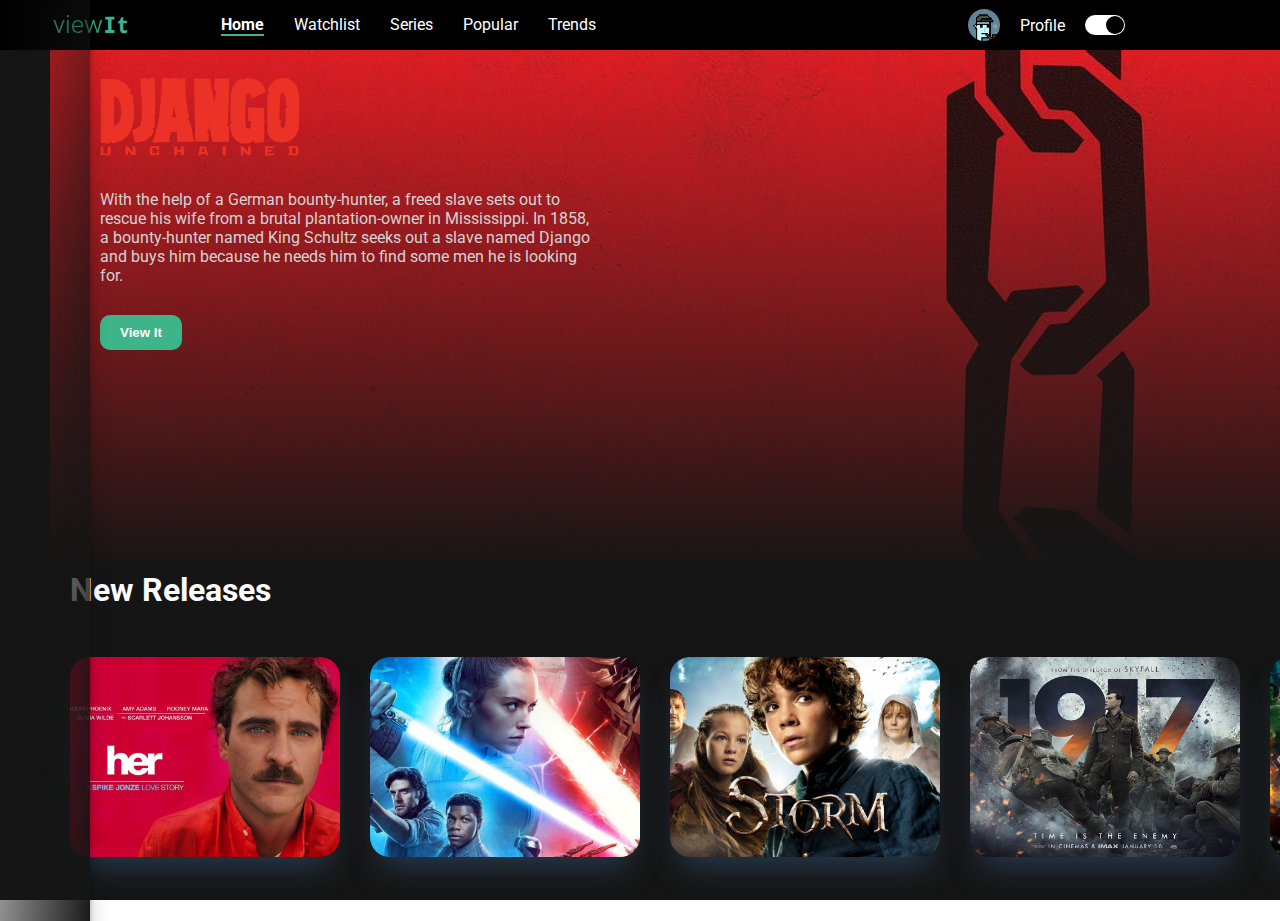
<file: index.html>
<!DOCTYPE html>
<html lang="en">
<head>
    <meta charset="UTF-8">
    <meta http-equiv="X-UA-Compatible" content="IE=edge">
    <meta name="viewport" content="width=device-width, initial-scale=1.0">
    <link rel="icon" href="img/movieFavicon.png">
    <link rel="stylesheet" type="text/css" href="style.css">
    <link href="https://fonts.googleapis.com/css2?family=Roboto:ital,wght@0,100;0,300;0,400;0,500;0,700;1,300&family=Sen:wght@400;700;800&display=swap" rel="stylesheet">
    <link rel="stylesheet" href="https://pro.fontawesome.com/releases/v5.10.0/css/all.css" integrity="sha384-AYmEC3Yw5cVb3ZcuHtOA93w35dYTsvhLPVnYs9eStHfGJvOvKxVfELGroGkvsg+p" crossorigin="anonymous"/>

    <title>Movies</title>
</head>
<body>

    <nav class="navbar">
        <div class="navbar-container">
            <div class="logo-container">
                <h1 class="logo">
                    <a href="index.html" class="logo-link"><span class="logo-first-word"><i class="fa fa-film" id="logo" aria-hidden="true"></i>view</span>It</a>
                </h1>
            </div>
            <div class="menu-container">
                <ul class="menu-list">
                    <a href="index.html" class="menu-link"><li class="menu-list-items active-nav-link" onclick="setActiveLink(this)">Home</li></a>
                    <a href="watchlist.html" class="menu-link"><li class="menu-list-items" onclick="setActiveLink(this)">Watchlist</li></a>
                    <a href="series.html" class="menu-link"><li class="menu-list-items" onclick="setActiveLink(this)">Series</li></a>
                    <a href="popular.html" class="menu-link"><li class="menu-list-items" onclick="setActiveLink(this)">Popular</li></a>
                    <a href="trends.html" class="menu-link"><li class="menu-list-items" onclick="setActiveLink(this)">Trends</li></a>
                </ul>
            </div>
            <div class="profile-container">
                <img src="./img/nft-img.jpg" alt="(NFT) animated male smoking tobacco pipe" class="profile-picture">
                <div class="profile-text-container">
                    <span class="profile-text">Profile</span>
                    <i class="fas fa-caret-down"></i>
                </div>
                <div class="toggle">
                    <i class="fas fa-moon toggle-icon"></i>
                    <i class="fas fa-sun toggle-icon"></i>
                    <div class="toggle-node"></div>
                </div>
            </div>
        </div>
    </nav>
    <div class="searchbar-slider">
        <input class="searchbar-input" placeholder="Search..." type="text">
    </div>
    <!-- Side bar begins-->
    <aside class="sidebar">
        <a href="search.html" class="side-link"><i class="fas fa-search sidebar-icons"></i></a>
        <a href="index.html" class="side-link"><i class="fas fa-home sidebar-icons"></i></a>
        <a href="watchlist.html" class="side-link"><i class="fa fa-plus-circle sidebar-icons" aria-hidden="true"></i></a>
        <a href="series.html" class="side-link"><i class="fas fa-tv sidebar-icons"></i></a>
        <a href="popular.html" class="side-link"><i class="fas fa-users sidebar-icons"></i></a>
        <a href="trends.html" class="side-link"><i class="fas fa-poll sidebar-icons"></i></a>
        <a href="purchase.html" class="side-link"><i class="fas fa-shopping-cart sidebar-icons"></i></a>
    </aside> <!-- Side bar ends-->

    <main class="container">
        <div class="content-container">
            <div class="featured-content"
                style="background: linear-gradient(to bottom, rgba(0,0,0,0), #151515), url('img/f-1.jpg');"
            >
               <img src="img/f-t-1.png" alt="Title 'Django'" class="featured-title"> 
               <p class="featured-description">
                    With the help of a German bounty-hunter, 
                    a freed slave sets out to rescue his wife 
                    from a brutal plantation-owner in Mississippi. 
                    In 1858, a bounty-hunter named King Schultz seeks 
                    out a slave named Django and buys him because he 
                    needs him to find some men he is looking for.
               </p>
               <button class="featured-btn">View It</button>
            </div> <!-- featured content ends here -->

            <div class="movie-list-container">
                <h1 class="movie-list-title">New Releases</h1>
                <div class="movie-list-wrapper">
                    <div class="movie-list">
                        <div class="movie-list-item">
                            <img src="img/1.jpeg" alt="middle aged white male (Joaquin Phoenix) wearing red jacket.  He has green eyes and a mustache" class="movie-list-item-img">
                            <span class="movie-list-item-title">Her</span>
                            <p class="movie-list-item-description">
                                Her is a 2013 American science-fiction romantic 
                                drama film written, directed, and produced by Spike Jonze.
                            </p>
                            <button class="movie-list-item-btn">View it</button>
                        </div>
                        <div class="movie-list-item">
                            <img src="img/2.jpeg" alt="middle aged white male (Joaquin Phoenix) wearing red jacket.  He has green eyes and a mustache" class="movie-list-item-img">
                            <span class="movie-list-item-title">Her</span>
                            <p class="movie-list-item-description">
                                Her is a 2013 American science-fiction romantic 
                                drama film written, directed, and produced by Spike Jonze.
                            </p>
                            <button class="movie-list-item-btn">View it</button>
                        </div>
                        <div class="movie-list-item">
                            <img src="img/3.jpg" alt="middle aged white male (Joaquin Phoenix) wearing red jacket.  He has green eyes and a mustache" class="movie-list-item-img">
                            <span class="movie-list-item-title">Her</span>
                            <p class="movie-list-item-description">
                                Her is a 2013 American science-fiction romantic 
                                drama film written, directed, and produced by Spike Jonze.
                            </p>
                            <button class="movie-list-item-btn">View it</button>
                        </div>
                        <div class="movie-list-item">
                            <img src="img/4.jpg" alt="middle aged white male (Joaquin Phoenix) wearing red jacket.  He has green eyes and a mustache" class="movie-list-item-img">
                            <span class="movie-list-item-title">Her</span>
                            <p class="movie-list-item-description">
                                Her is a 2013 American science-fiction romantic 
                                drama film written, directed, and produced by Spike Jonze.
                            </p>
                            <button class="movie-list-item-btn">View it</button>
                        </div>
                        <div class="movie-list-item">
                            <img src="img/5.jpg" alt="middle aged white male (Joaquin Phoenix) wearing red jacket.  He has green eyes and a mustache" class="movie-list-item-img">
                            <span class="movie-list-item-title">Her</span>
                            <p class="movie-list-item-description">
                                Her is a 2013 American science-fiction romantic 
                                drama film written, directed, and produced by Spike Jonze.
                            </p>
                            <button class="movie-list-item-btn">View it</button>
                        </div>
                        <div class="movie-list-item">
                            <img src="img/6.jpg" alt="middle aged white male (Joaquin Phoenix) wearing red jacket.  He has green eyes and a mustache" class="movie-list-item-img">
                            <span class="movie-list-item-title">Her</span>
                            <p class="movie-list-item-description">
                                Her is a 2013 American science-fiction romantic 
                                drama film written, directed, and produced by Spike Jonze.
                            </p>
                            <button class="movie-list-item-btn">View it</button>
                        </div>
                        <div class="movie-list-item">
                            <img src="img/7.jpg" alt="middle aged white male (Joaquin Phoenix) wearing red jacket.  He has green eyes and a mustache" class="movie-list-item-img">
                            <span class="movie-list-item-title">Her</span>
                            <p class="movie-list-item-description">
                                Her is a 2013 American science-fiction romantic 
                                drama film written, directed, and produced by Spike Jonze.
                            </p>
                            <button class="movie-list-item-btn">View it</button>
                        </div>
                    </div>
                    <i class="fas fa-chevron-right arrow"></i>
                </div>
             </div> <!-- movie list container end -->

             <div class="movie-list-container">
                <h1 class="movie-list-title">Recomended For You</h1>
                <div class="movie-list-wrapper">
                    <div class="movie-list">
                        <div class="movie-list-item">
                            <img src="img/8.jpg" alt="middle aged white male (Joaquin Phoenix) wearing red jacket.  He has green eyes and a mustache" class="movie-list-item-img">
                            <span class="movie-list-item-title">Her</span>
                            <p class="movie-list-item-description">
                                Her is a 2013 American science-fiction romantic 
                                drama film written, directed, and produced by Spike Jonze.
                            </p>
                            <button class="movie-list-item-btn">View it</button>
                        </div>
                        <div class="movie-list-item">
                            <img src="img/9.jpg" alt="middle aged white male (Joaquin Phoenix) wearing red jacket.  He has green eyes and a mustache" class="movie-list-item-img">
                            <span class="movie-list-item-title">Her</span>
                            <p class="movie-list-item-description">
                                Her is a 2013 American science-fiction romantic 
                                drama film written, directed, and produced by Spike Jonze.
                            </p>
                            <button class="movie-list-item-btn">View it</button>
                        </div>
                        <div class="movie-list-item">
                            <img src="img/10.jpg" alt="middle aged white male (Joaquin Phoenix) wearing red jacket.  He has green eyes and a mustache" class="movie-list-item-img">
                            <span class="movie-list-item-title">Her</span>
                            <p class="movie-list-item-description">
                                Her is a 2013 American science-fiction romantic 
                                drama film written, directed, and produced by Spike Jonze.
                            </p>
                            <button class="movie-list-item-btn">View it</button>
                        </div>
                        <div class="movie-list-item">
                            <img src="img/11.jpg" alt="middle aged white male (Joaquin Phoenix) wearing red jacket.  He has green eyes and a mustache" class="movie-list-item-img">
                            <span class="movie-list-item-title">Her</span>
                            <p class="movie-list-item-description">
                                Her is a 2013 American science-fiction romantic 
                                drama film written, directed, and produced by Spike Jonze.
                            </p>
                            <button class="movie-list-item-btn">View it</button>
                        </div>
                        <div class="movie-list-item">
                            <img src="img/12.jpg" alt="middle aged white male (Joaquin Phoenix) wearing red jacket.  He has green eyes and a mustache" class="movie-list-item-img">
                            <span class="movie-list-item-title">Her</span>
                            <p class="movie-list-item-description">
                                Her is a 2013 American science-fiction romantic 
                                drama film written, directed, and produced by Spike Jonze.
                            </p>
                            <button class="movie-list-item-btn">View it</button>
                        </div>
                        <div class="movie-list-item">
                            <img src="img/13.jpg" alt="middle aged white male (Joaquin Phoenix) wearing red jacket.  He has green eyes and a mustache" class="movie-list-item-img">
                            <span class="movie-list-item-title">Her</span>
                            <p class="movie-list-item-description">
                                Her is a 2013 American science-fiction romantic 
                                drama film written, directed, and produced by Spike Jonze.
                            </p>
                            <button class="movie-list-item-btn">View it</button>
                        </div>
                        <div class="movie-list-item">
                            <img src="img/14.jpg" alt="middle aged white male (Joaquin Phoenix) wearing red jacket.  He has green eyes and a mustache" class="movie-list-item-img">
                            <span class="movie-list-item-title">Her</span>
                            <p class="movie-list-item-description">
                                Her is a 2013 American science-fiction romantic 
                                drama film written, directed, and produced by Spike Jonze.
                            </p>
                            <button class="movie-list-item-btn">View it</button>
                        </div>
                    </div>
                    <i class="fas fa-chevron-right arrow"></i>
                </div>
             </div> <!-- movie list container end -->

             <div class="featured-content"
                style="background: linear-gradient(to bottom, rgba(0,0,0,0), #151515), url('img/f-2.jpg');"
            >
               <img src="img/f-t-2.png" alt="Title 'Dark'" class="featured-title"> 
               <p class="featured-description">
                A missing child sets four families on a frantic hunt for answers as they unearth a 
                mind-bending mystery that spans three generations. This suspenseful series from 
                Baran bo Odar and Jantje Friese won a Grimme-Preis award for television fiction.
               </p>
               <button class="featured-btn">View It</button>
            </div> <!-- featured content ends here -->

             <div class="movie-list-container">
                <h1 class="movie-list-title">Continue Watching</h1>
                <div class="movie-list-wrapper">
                    <div class="movie-list">
                        <div class="movie-list-item">
                            <img src="img/15.jpg" alt="middle aged white male (Joaquin Phoenix) wearing red jacket.  He has green eyes and a mustache" class="movie-list-item-img">
                            <span class="movie-list-item-title">Her</span>
                            <p class="movie-list-item-description">
                                Her is a 2013 American science-fiction romantic 
                                drama film written, directed, and produced by Spike Jonze.
                            </p>
                            <button class="movie-list-item-btn">View it</button>
                        </div>
                        <div class="movie-list-item">
                            <img src="img/16.jpg" alt="middle aged white male (Joaquin Phoenix) wearing red jacket.  He has green eyes and a mustache" class="movie-list-item-img">
                            <span class="movie-list-item-title">Her</span>
                            <p class="movie-list-item-description">
                                Her is a 2013 American science-fiction romantic 
                                drama film written, directed, and produced by Spike Jonze.
                            </p>
                            <button class="movie-list-item-btn">View it</button>
                        </div>
                        <div class="movie-list-item">
                            <img src="img/17.jpg" alt="middle aged white male (Joaquin Phoenix) wearing red jacket.  He has green eyes and a mustache" class="movie-list-item-img">
                            <span class="movie-list-item-title">Her</span>
                            <p class="movie-list-item-description">
                                Her is a 2013 American science-fiction romantic 
                                drama film written, directed, and produced by Spike Jonze.
                            </p>
                            <button class="movie-list-item-btn">View it</button>
                        </div>
                        <div class="movie-list-item">
                            <img src="img/18.jpg" alt="middle aged white male (Joaquin Phoenix) wearing red jacket.  He has green eyes and a mustache" class="movie-list-item-img">
                            <span class="movie-list-item-title">Her</span>
                            <p class="movie-list-item-description">
                                Her is a 2013 American science-fiction romantic 
                                drama film written, directed, and produced by Spike Jonze.
                            </p>
                            <button class="movie-list-item-btn">View it</button>
                        </div>
                        <div class="movie-list-item">
                            <img src="img/19.jpg" alt="middle aged white male (Joaquin Phoenix) wearing red jacket.  He has green eyes and a mustache" class="movie-list-item-img">
                            <span class="movie-list-item-title">Her</span>
                            <p class="movie-list-item-description">
                                Her is a 2013 American science-fiction romantic 
                                drama film written, directed, and produced by Spike Jonze.
                            </p>
                            <button class="movie-list-item-btn">View it</button>
                        </div>
                        <div class="movie-list-item">
                            <img src="img/22.jpeg" alt="middle aged white male (Joaquin Phoenix) wearing red jacket.  He has green eyes and a mustache" class="movie-list-item-img">
                            <span class="movie-list-item-title">Her</span>
                            <p class="movie-list-item-description">
                                Her is a 2013 American science-fiction romantic 
                                drama film written, directed, and produced by Spike Jonze.
                            </p>
                            <button class="movie-list-item-btn">View it</button>
                        </div>
                        <div class="movie-list-item">
                            <img src="img/24.jpeg" alt="middle aged white male (Joaquin Phoenix) wearing red jacket.  He has green eyes and a mustache" class="movie-list-item-img">
                            <span class="movie-list-item-title">Her</span>
                            <p class="movie-list-item-description">
                                Her is a 2013 American science-fiction romantic 
                                drama film written, directed, and produced by Spike Jonze.
                            </p>
                            <button class="movie-list-item-btn">View it</button>
                        </div>
                    </div>
                    <i class="fas fa-chevron-right arrow"></i>
                </div>
             </div> <!-- movie list container end -->

             <div class="movie-list-container">
                <h1 class="movie-list-title">Action and Adventure</h1>
                <div class="movie-list-wrapper">
                    <div class="movie-list">
                        <div class="movie-list-item">
                            <img src="img/20.jpeg" alt="middle aged white male (Joaquin Phoenix) wearing red jacket.  He has green eyes and a mustache" class="movie-list-item-img">
                            <span class="movie-list-item-title">Her</span>
                            <p class="movie-list-item-description">
                                Her is a 2013 American science-fiction romantic 
                                drama film written, directed, and produced by Spike Jonze.
                            </p>
                            <button class="movie-list-item-btn">View it</button>
                        </div>
                        <div class="movie-list-item">
                            <img src="img/21.jpeg" alt="middle aged white male (Joaquin Phoenix) wearing red jacket.  He has green eyes and a mustache" class="movie-list-item-img">
                            <span class="movie-list-item-title">Her</span>
                            <p class="movie-list-item-description">
                                Her is a 2013 American science-fiction romantic 
                                drama film written, directed, and produced by Spike Jonze.
                            </p>
                            <button class="movie-list-item-btn">View it</button>
                        </div>
                        <div class="movie-list-item">
                            <img src="img/25.jpeg" alt="middle aged white male (Joaquin Phoenix) wearing red jacket.  He has green eyes and a mustache" class="movie-list-item-img">
                            <span class="movie-list-item-title">Her</span>
                            <p class="movie-list-item-description">
                                Her is a 2013 American science-fiction romantic 
                                drama film written, directed, and produced by Spike Jonze.
                            </p>
                            <button class="movie-list-item-btn">View it</button>
                        </div>
                        <div class="movie-list-item">
                            <img src="img/26.jpeg" alt="middle aged white male (Joaquin Phoenix) wearing red jacket.  He has green eyes and a mustache" class="movie-list-item-img">
                            <span class="movie-list-item-title">Her</span>
                            <p class="movie-list-item-description">
                                Her is a 2013 American science-fiction romantic 
                                drama film written, directed, and produced by Spike Jonze.
                            </p>
                            <button class="movie-list-item-btn">View it</button>
                        </div>
                        <div class="movie-list-item">
                            <img src="img/27.jpeg" alt="middle aged white male (Joaquin Phoenix) wearing red jacket.  He has green eyes and a mustache" class="movie-list-item-img">
                            <span class="movie-list-item-title">Her</span>
                            <p class="movie-list-item-description">
                                Her is a 2013 American science-fiction romantic 
                                drama film written, directed, and produced by Spike Jonze.
                            </p>
                            <button class="movie-list-item-btn">View it</button>
                        </div>
                        <div class="movie-list-item">
                            <img src="img/28.jpeg" alt="middle aged white male (Joaquin Phoenix) wearing red jacket.  He has green eyes and a mustache" class="movie-list-item-img">
                            <span class="movie-list-item-title">Her</span>
                            <p class="movie-list-item-description">
                                Her is a 2013 American science-fiction romantic 
                                drama film written, directed, and produced by Spike Jonze.
                            </p>
                            <button class="movie-list-item-btn">View it</button>
                        </div>
                        <div class="movie-list-item">
                            <img src="img/29.jpeg" alt="middle aged white male (Joaquin Phoenix) wearing red jacket.  He has green eyes and a mustache" class="movie-list-item-img">
                            <span class="movie-list-item-title">Her</span>
                            <p class="movie-list-item-description">
                                Her is a 2013 American science-fiction romantic 
                                drama film written, directed, and produced by Spike Jonze.
                            </p>
                            <button class="movie-list-item-btn">View it</button>
                        </div>
                    </div>
                    <i class="fas fa-chevron-right arrow"></i>
                </div>
             </div> <!-- movie list container end -->


        </div>
    </main>





<!-- ===========Script for JS=============== -->
    <script src="script.js"></script>
</body>
</html>
</file>
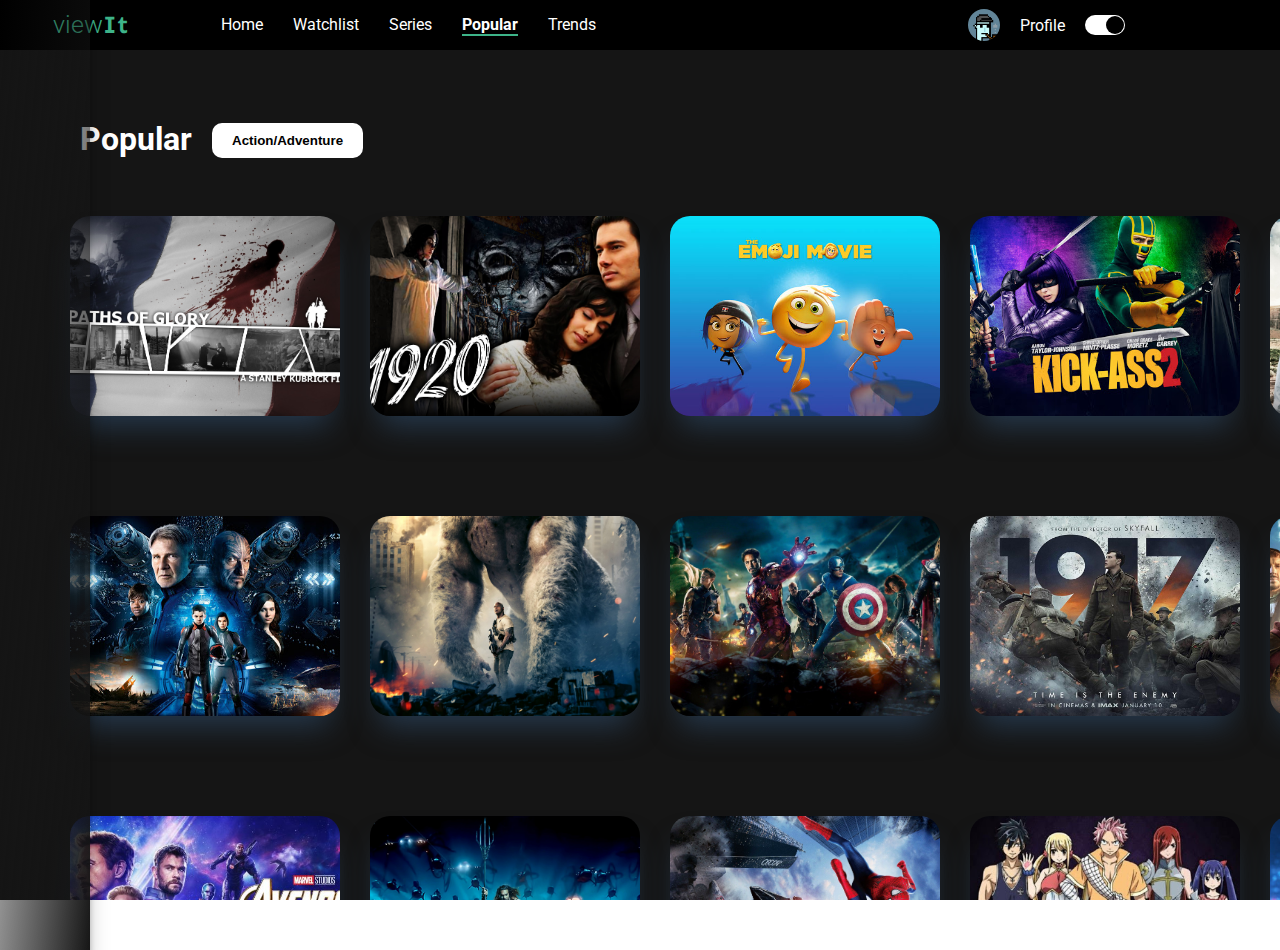
<file: popular.html>
<!DOCTYPE html>
<html lang="en">
<head>
    <meta charset="UTF-8">
    <meta http-equiv="X-UA-Compatible" content="IE=edge">
    <meta name="viewport" content="width=device-width, initial-scale=1.0">
    <link rel="icon" href="img/movieFavicon.png">
    <link rel="stylesheet" type="text/css" href="style.css">
    <link href="https://fonts.googleapis.com/css2?family=Roboto:ital,wght@0,100;0,300;0,400;0,500;0,700;1,300&family=Sen:wght@400;700;800&display=swap" rel="stylesheet">
    <link rel="stylesheet" href="https://pro.fontawesome.com/releases/v5.10.0/css/all.css" integrity="sha384-AYmEC3Yw5cVb3ZcuHtOA93w35dYTsvhLPVnYs9eStHfGJvOvKxVfELGroGkvsg+p" crossorigin="anonymous"/>

    <title>Movies</title>
</head>
<body>

    <nav class="navbar">
        <div class="navbar-container">
            <div class="logo-container">
                <h1 class="logo">
                    <a href="index.html" class="logo-link"><span class="logo-first-word"><i class="fa fa-film" id="logo" aria-hidden="true"></i>view</span>It</a>
                </h1>
            </div>
            <div class="menu-container">
                <ul class="menu-list">
                    <a href="index.html" class="menu-link"><li class="menu-list-items" onclick="setActiveLink(this)">Home</li></a>
                    <a href="watchlist.html" class="menu-link"><li class="menu-list-items" onclick="setActiveLink(this)">Watchlist</li></a>
                    <a href="series.html" class="menu-link"><li class="menu-list-items" onclick="setActiveLink(this)">Series</li></a>
                    <a href="popular.html" class="menu-link"><li class="menu-list-items active-nav-link" onclick="setActiveLink(this)">Popular</li></a>
                    <a href="trends.html" class="menu-link"><li class="menu-list-items" onclick="setActiveLink(this)">Trends</li></a>
                </ul>
            </div>
            <div class="profile-container">
                <img src="./img/nft-img.jpg" alt="(NFT) animated male smoking tobacco pipe" class="profile-picture">
                <div class="profile-text-container">
                    <span class="profile-text">Profile</span>
                    <i class="fas fa-caret-down"></i>
                </div>
                <div class="toggle">
                    <i class="fas fa-moon toggle-icon"></i>
                    <i class="fas fa-sun toggle-icon"></i>
                    <div class="toggle-node"></div>
                </div>
            </div>
        </div>
    </nav>

    <!-- Side bar begins-->
    <aside class="sidebar">
        <a href="search.html" class="side-link"><i class="fas fa-search sidebar-icons"></i></a>
        <a href="index.html" class="side-link"><i class="fas fa-home sidebar-icons"></i></a>
        <a href="watchlist.html" class="side-link"><i class="fa fa-plus-circle sidebar-icons" aria-hidden="true"></i></a>
        <a href="series.html" class="side-link"><i class="fas fa-tv sidebar-icons"></i></a>
        <a href="popular.html" class="side-link"><i class="fas fa-users sidebar-icons"></i></a>
        <a href="trends.html" class="side-link"><i class="fas fa-poll sidebar-icons"></i></a>
        <a href="purchase.html" class="side-link"><i class="fas fa-shopping-cart sidebar-icons"></i></a>
    </aside> <!-- Side bar ends-->

    <main class="series-container container">
        <div class="content-container">
            <div class="movie-list-container">
                <div class="series-btn-header-container">
                    <h1 id="series-movie-list-title" class="movie-list-title">Popular</h1>
                    <button class="series-btn">Action/Adventure <i class="fas fa-caret-down"></i></button>
                </div>
                <div class="movie-list-wrapper">
                    <div class="movie-list">
                        <div class="movie-list-item">
                            <img src="img/14.jpg" alt="middle aged white male (Joaquin Phoenix) wearing red jacket.  He has green eyes and a mustache" class="movie-list-item-img">
                        </div>
                        <div class="movie-list-item">
                            <img src="img/13.jpg" alt="middle aged white male (Joaquin Phoenix) wearing red jacket.  He has green eyes and a mustache" class="movie-list-item-img">
                        </div>
                        <div class="movie-list-item">
                            <img src="img/12.jpg" alt="middle aged white male (Joaquin Phoenix) wearing red jacket.  He has green eyes and a mustache" class="movie-list-item-img">
                        </div>
                        <div class="movie-list-item">
                            <img src="img/11.jpg" alt="middle aged white male (Joaquin Phoenix) wearing red jacket.  He has green eyes and a mustache" class="movie-list-item-img">
                        </div>
                        <div class="movie-list-item">
                            <img src="img/10.jpg" alt="middle aged white male (Joaquin Phoenix) wearing red jacket.  He has green eyes and a mustache" class="movie-list-item-img">
                        </div>
                        <div class="movie-list-item">
                            <img src="img/9.jpg" alt="middle aged white male (Joaquin Phoenix) wearing red jacket.  He has green eyes and a mustache" class="movie-list-item-img">
                        </div>
                        <div class="movie-list-item">
                            <img src="img/8.jpg" alt="middle aged white male (Joaquin Phoenix) wearing red jacket.  He has green eyes and a mustache" class="movie-list-item-img">
                        </div>
                    </div>
                    <i class="fas fa-chevron-right arrow"></i>
                </div>
             </div> <!-- movie list container end -->

             <div class="movie-list-container">
                <div class="movie-list-wrapper">
                    <div class="movie-list">
                        <div class="movie-list-item">
                            <img src="img/7.jpg" alt="middle aged white male (Joaquin Phoenix) wearing red jacket.  He has green eyes and a mustache" class="movie-list-item-img">
                        </div>
                        <div class="movie-list-item">
                            <img src="img/6.jpg" alt="middle aged white male (Joaquin Phoenix) wearing red jacket.  He has green eyes and a mustache" class="movie-list-item-img">
                        </div>
                        <div class="movie-list-item">
                            <img src="img/5.jpg" alt="middle aged white male (Joaquin Phoenix) wearing red jacket.  He has green eyes and a mustache" class="movie-list-item-img">
                        </div>
                        <div class="movie-list-item">
                            <img src="img/4.jpg" alt="middle aged white male (Joaquin Phoenix) wearing red jacket.  He has green eyes and a mustache" class="movie-list-item-img">
                        </div>
                        <div class="movie-list-item">
                            <img src="img/3.jpg" alt="middle aged white male (Joaquin Phoenix) wearing red jacket.  He has green eyes and a mustache" class="movie-list-item-img">
                        </div>
                        <div class="movie-list-item">
                            <img src="img/2.jpeg" alt="middle aged white male (Joaquin Phoenix) wearing red jacket.  He has green eyes and a mustache" class="movie-list-item-img">
                        </div>
                        <div class="movie-list-item">
                            <img src="img/1.jpeg" alt="middle aged white male (Joaquin Phoenix) wearing red jacket.  He has green eyes and a mustache" class="movie-list-item-img">
                        </div>
                    </div>
                    <i class="fas fa-chevron-right arrow"></i>
                </div>
             </div> <!-- movie list container end -->

             <div class="movie-list-container">
                <div class="movie-list-wrapper">
                    <div class="movie-list">
                        <div class="movie-list-item">
                            <img src="img/26.jpeg" alt="middle aged white male (Joaquin Phoenix) wearing red jacket.  He has green eyes and a mustache" class="movie-list-item-img">
                        </div>
                        <div class="movie-list-item">
                            <img src="img/17.jpg" alt="middle aged white male (Joaquin Phoenix) wearing red jacket.  He has green eyes and a mustache" class="movie-list-item-img">
                        </div>
                        <div class="movie-list-item">
                            <img src="img/19.jpg" alt="middle aged white male (Joaquin Phoenix) wearing red jacket.  He has green eyes and a mustache" class="movie-list-item-img">
                        </div>
                        <div class="movie-list-item">
                            <img src="img/18.jpg" alt="middle aged white male (Joaquin Phoenix) wearing red jacket.  He has green eyes and a mustache" class="movie-list-item-img">
                        </div>
                        <div class="movie-list-item">
                            <img src="img/23.jpeg" alt="middle aged white male (Joaquin Phoenix) wearing red jacket.  He has green eyes and a mustache" class="movie-list-item-img">
                        </div>
                        <div class="movie-list-item">
                            <img src="img/16.jpg" alt="middle aged white male (Joaquin Phoenix) wearing red jacket.  He has green eyes and a mustache" class="movie-list-item-img">
                        </div>
                        <div class="movie-list-item">
                            <img src="img/15.jpg" alt="middle aged white male (Joaquin Phoenix) wearing red jacket.  He has green eyes and a mustache" class="movie-list-item-img">
                        </div>
                    </div>
                    <i class="fas fa-chevron-right arrow"></i>
                </div>
             </div> <!-- movie list container end -->

             <div class="movie-list-container">
                <div class="movie-list-wrapper">
                    <div class="movie-list">
                        <div class="movie-list-item">
                            <img src="img/28.jpeg" alt="middle aged white male (Joaquin Phoenix) wearing red jacket.  He has green eyes and a mustache" class="movie-list-item-img">
                        </div>
                        <div class="movie-list-item">
                            <img src="img/29.jpeg" alt="middle aged white male (Joaquin Phoenix) wearing red jacket.  He has green eyes and a mustache" class="movie-list-item-img">
                        </div>
                        <div class="movie-list-item">
                            <img src="img/21.jpeg" alt="middle aged white male (Joaquin Phoenix) wearing red jacket.  He has green eyes and a mustache" class="movie-list-item-img">
                        </div>
                        <div class="movie-list-item">
                            <img src="img/24.jpeg" alt="middle aged white male (Joaquin Phoenix) wearing red jacket.  He has green eyes and a mustache" class="movie-list-item-img">
                        </div>
                        <div class="movie-list-item">
                            <img src="img/27.jpeg" alt="middle aged white male (Joaquin Phoenix) wearing red jacket.  He has green eyes and a mustache" class="movie-list-item-img">
                        </div>
                        <div class="movie-list-item">
                            <img src="img/20.jpeg" alt="middle aged white male (Joaquin Phoenix) wearing red jacket.  He has green eyes and a mustache" class="movie-list-item-img">
                        </div>
                        <div class="movie-list-item">
                            <img src="img/25.jpeg" alt="middle aged white male (Joaquin Phoenix) wearing red jacket.  He has green eyes and a mustache" class="movie-list-item-img">
                        </div>
                    </div>
                    <i class="fas fa-chevron-right arrow"></i>
                </div>
             </div> <!-- movie list container end -->


        </div>
    </main>





<!-- ===========Script for JS=============== -->
    <script src="script.js"></script>
</body>
</html>
</file>
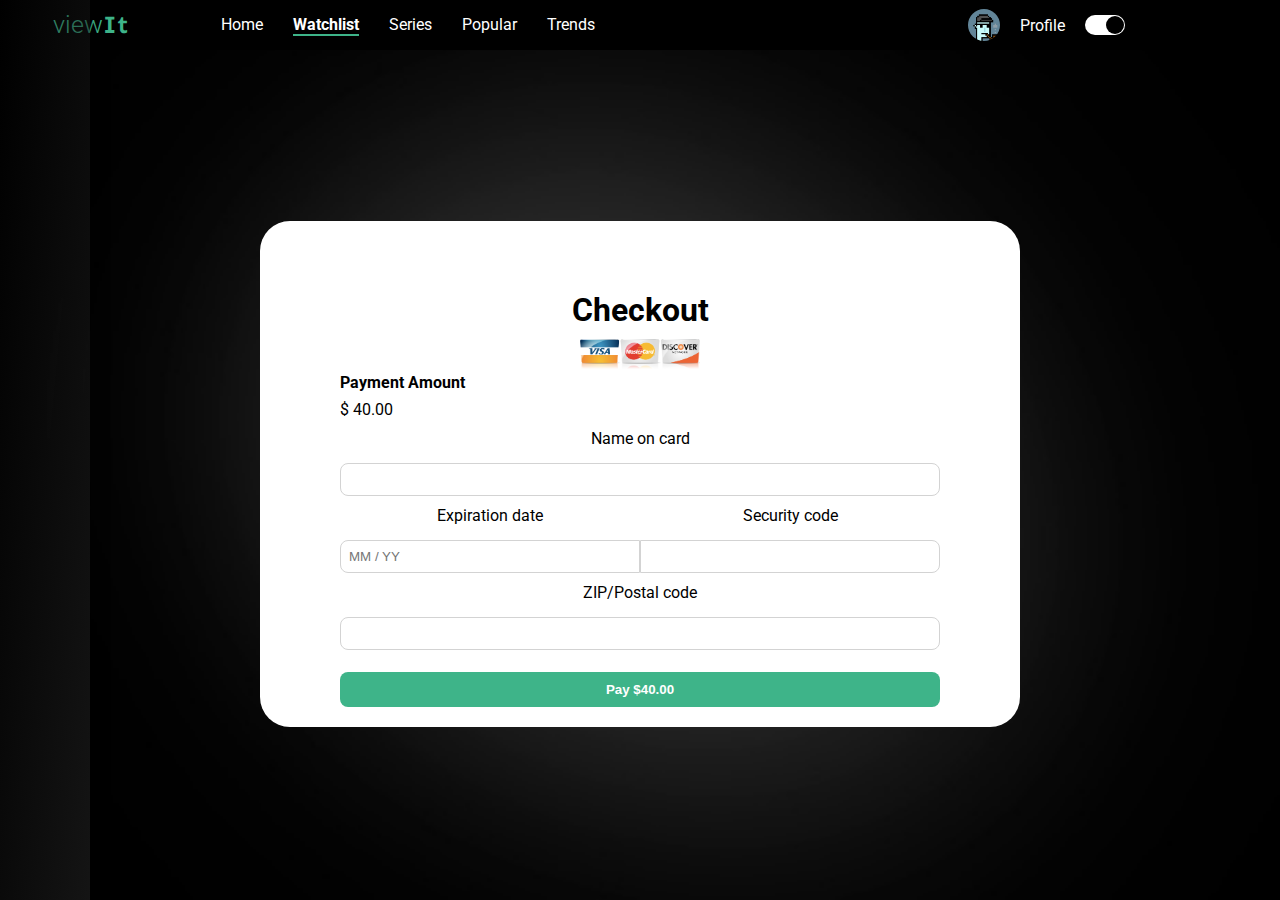
<file: purchase.html>
<!DOCTYPE html>
<html lang="en">
<head>
    <meta charset="UTF-8">
    <meta http-equiv="X-UA-Compatible" content="IE=edge">
    <meta name="viewport" content="width=device-width, initial-scale=1.0">
    <link rel="icon" href="img/movieFavicon.png">
    <link rel="stylesheet" type="text/css" href="style.css">
    <link href="https://fonts.googleapis.com/css2?family=Roboto:ital,wght@0,100;0,300;0,400;0,500;0,700;1,300&family=Sen:wght@400;700;800&display=swap" rel="stylesheet">
    <link rel="stylesheet" href="https://pro.fontawesome.com/releases/v5.10.0/css/all.css" integrity="sha384-AYmEC3Yw5cVb3ZcuHtOA93w35dYTsvhLPVnYs9eStHfGJvOvKxVfELGroGkvsg+p" crossorigin="anonymous"/>

    <title>Movies</title>
</head>
<body>

    <nav class="navbar">
        <div class="navbar-container">
            <div class="logo-container">
                <h1 class="logo">
                    <a href="index.html" class="logo-link"><span class="logo-first-word"><i class="fa fa-film" id="logo" aria-hidden="true"></i>view</span>It</a>
                </h1>
            </div>
            <div class="menu-container">
                <ul class="menu-list">
                    <a href="index.html" class="menu-link"><li class="menu-list-items" onclick="setActiveLink(this)">Home</li></a>
                    <a href="watchlist.html" class="menu-link"><li class="menu-list-items active-nav-link" onclick="setActiveLink(this)">Watchlist</li></a>
                    <a href="series.html" class="menu-link"><li class="menu-list-items" onclick="setActiveLink(this)">Series</li></a>
                    <a href="popular.html" class="menu-link"><li class="menu-list-items" onclick="setActiveLink(this)">Popular</li></a>
                    <a href="trends.html" class="menu-link"><li class="menu-list-items" onclick="setActiveLink(this)">Trends</li></a>
                </ul>
            </div>
            <div class="profile-container">
                <img src="./img/nft-img.jpg" alt="(NFT) animated male smoking tobacco pipe" class="profile-picture">
                <div class="profile-text-container">
                    <span class="profile-text">Profile</span>
                    <i class="fas fa-caret-down"></i>
                </div>
                <div class="toggle">
                    <i class="fas fa-moon toggle-icon"></i>
                    <i class="fas fa-sun toggle-icon"></i>
                    <div class="toggle-node"></div>
                </div>
            </div>
        </div>
    </nav>

    <!-- Side bar begins-->
    <aside class="sidebar">
        <a href="search.html" class="side-link"><i class="fas fa-search sidebar-icons"></i></a>
        <a href="index.html" class="side-link"><i class="fas fa-home sidebar-icons"></i></a>
        <a href="watchlist.html" class="side-link"><i class="fa fa-plus-circle sidebar-icons" aria-hidden="true"></i></a>
        <a href="series.html" class="side-link"><i class="fas fa-tv sidebar-icons"></i></a>
        <a href="popular.html" class="side-link"><i class="fas fa-users sidebar-icons"></i></a>
        <a href="trends.html" class="side-link"><i class="fas fa-poll sidebar-icons"></i></a>
        <a href="purchase.html" class="side-link"><i class="fas fa-shopping-cart sidebar-icons"></i></a>
    </aside> <!-- Side bar ends-->

    <main class="purchase-container container">
        <form class="purchase-content-container">
            <h1 class="payment-header">Checkout</h1>
            <div class="card-row">
                <img class="card-img" src="img/credit-cards.png" alt="">
            </div>
                <div class="form-group">
                    <label for="Payment Amount" class="payment">Payment Amount</label>
                    <div class="amount-placeholder">
                        <span>$</span>
                        <span>40.00</span>
                    </div>
                </div>
                <div class="form-group">
                    <label class="label-m" for="NameOnCard">Name on card</label>
                    <input id="NameOnCard" class="form-control" type="text" maxlength="255">
                </div>
                <div class="expr-security-container">
                    <div class="expiration-date-group form-group">
                        <label class="label-m" for="ExpirationDate">Expiration date</label>
                        <input id="ExpirationDate" class="form-control" type="text" placeholder="MM / YY" maxlength="7"></input>
                    </div>
                    <div class="security-code-group form-group">
                        <label class="label-m" for="SecurityCode">Security code</label>  
                            <input id="SecurityCode" class="form-control" type="text" ></input>
                            <i id="cvc" class="fa fa-question-circle"></i>
                    </div>
                </div>
                
                <div class="zip-code-group form-group">
                    <label class="label-m" for="ZIPCode">ZIP/Postal code</label>
                        <input id="ZIPCode" class="form-control" type="text" maxlength="10"></input>
                        <i id="zip-circle" class="fa fa-question-circle"></i>
                </div>
                <button id="PayButton" class="btn btn-block btn-success submit-button" type="submit">
                    <span class="submit-button-lock"></span>
                    <span class="align-middle">Pay $40.00</span>
                </button>

            
            
            
        </form>
    </main>





<!-- ===========Script for JS=============== -->
    <script src="script.js"></script>
</body>
</html>
</file>
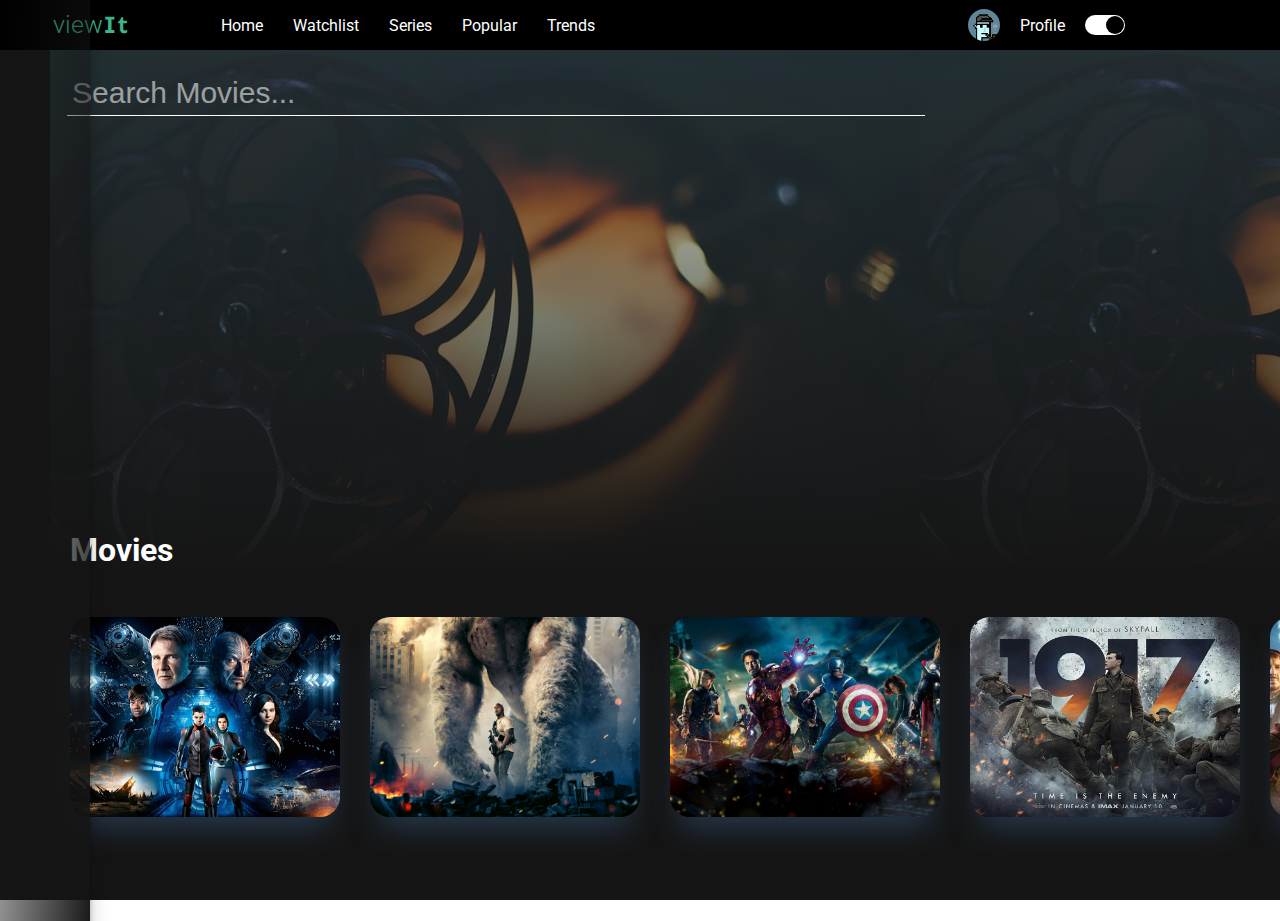
<file: search.html>
<!DOCTYPE html>
<html lang="en">
<head>
    <meta charset="UTF-8">
    <meta http-equiv="X-UA-Compatible" content="IE=edge">
    <meta name="viewport" content="width=device-width, initial-scale=1.0">
    <link rel="icon" href="img/movieFavicon.png">
    <link rel="stylesheet" type="text/css" href="style.css">
    <link href="https://fonts.googleapis.com/css2?family=Roboto:ital,wght@0,100;0,300;0,400;0,500;0,700;1,300&family=Sen:wght@400;700;800&display=swap" rel="stylesheet">
    <link rel="stylesheet" href="https://pro.fontawesome.com/releases/v5.10.0/css/all.css" integrity="sha384-AYmEC3Yw5cVb3ZcuHtOA93w35dYTsvhLPVnYs9eStHfGJvOvKxVfELGroGkvsg+p" crossorigin="anonymous"/>

    <title>Movies</title>
</head>
<body>

    <nav class="navbar">
        <div class="navbar-container">
            <div class="logo-container">
                <h1 class="logo">
                    <a href="index.html" class="logo-link"><span class="logo-first-word"><i class="fa fa-film" id="logo" aria-hidden="true"></i>view</span>It</a>
                </h1>
            </div>
            <div class="menu-container">
                <ul class="menu-list">
                    <a href="index.html" class="menu-link"><li class="menu-list-items" onclick="setActiveLink(this)">Home</li></a>
                    <a href="watchlist.html" class="menu-link"><li class="menu-list-items" onclick="setActiveLink(this)">Watchlist</li></a>
                    <a href="series.html" class="menu-link"><li class="menu-list-items" onclick="setActiveLink(this)">Series</li></a>
                    <a href="popular.html" class="menu-link"><li class="menu-list-items" onclick="setActiveLink(this)">Popular</li></a>
                    <a href="trends.html" class="menu-link"><li class="menu-list-items" onclick="setActiveLink(this)">Trends</li></a>
                </ul>
            </div>
            <div class="profile-container">
                <img src="./img/nft-img.jpg" alt="(NFT) animated male smoking tobacco pipe" class="profile-picture">
                <div class="profile-text-container">
                    <span class="profile-text">Profile</span>
                    <i class="fas fa-caret-down"></i>
                </div>
                <div class="toggle">
                    <i class="fas fa-moon toggle-icon"></i>
                    <i class="fas fa-sun toggle-icon"></i>
                    <div class="toggle-node"></div>
                </div>
            </div>
        </div>
    </nav>
    <div class="searchbar-slider">
        <input class="searchbar-input" placeholder="Search..." type="text">
    </div>
    <!-- Side bar begins-->
    <aside class="sidebar">
        <a href="search.html" class="side-link"><i class="fas fa-search sidebar-icons"></i></a>
        <a href="index.html" class="side-link"><i class="fas fa-home sidebar-icons"></i></a>
        <a href="watchlist.html" class="side-link"><i class="fa fa-plus-circle sidebar-icons" aria-hidden="true"></i></a>
        <a href="series.html" class="side-link"><i class="fas fa-tv sidebar-icons"></i></a>
        <a href="popular.html" class="side-link"><i class="fas fa-users sidebar-icons"></i></a>
        <a href="trends.html" class="side-link"><i class="fas fa-poll sidebar-icons"></i></a>
        <a href="purchase.html" class="side-link"><i class="fas fa-shopping-cart sidebar-icons"></i></a>
    </aside> <!-- Side bar ends-->

    <main class="container">
        <div class="content-container">
            <div class=" search-feature featured-content"
                style="background: linear-gradient(to bottom, rgba(0,0,0,0), #151515), url('img/backgroud-search.jpeg')"
            >
            <input id="search-input" autocomplete="off" type="text" class="featured-title" placeholder="Search Movies..." onchange="">
               <!-- <img src="img/f-t-1.png" alt="Title 'Django'" class="featured-title"> 
               <p class="featured-description">
                    With the help of a German bounty-hunter, 
                    a freed slave sets out to rescue his wife 
                    from a brutal plantation-owner in Mississippi. 
                    In 1858, a bounty-hunter named King Schultz seeks 
                    out a slave named Django and buys him because he 
                    needs him to find some men he is looking for.
               </p>
               <button class="featured-btn">View It</button> -->
            </div> <!-- featured content ends here -->

            <div class="movie-list-container">
                <div class="movie-list-wrapper">
                    <h1 id="search-title" class="movie-list-title">Movies</h1>
                    <div class="movie-list">
                        <div class="movie-list-item">
                            <img src="img/7.jpg" alt="middle aged white male (Joaquin Phoenix) wearing red jacket.  He has green eyes and a mustache" class="movie-list-item-img">
                        </div>
                        <div class="movie-list-item">
                            <img src="img/6.jpg" alt="middle aged white male (Joaquin Phoenix) wearing red jacket.  He has green eyes and a mustache" class="movie-list-item-img">
                        </div>
                        <div class="movie-list-item">
                            <img src="img/5.jpg" alt="middle aged white male (Joaquin Phoenix) wearing red jacket.  He has green eyes and a mustache" class="movie-list-item-img">
                        </div>
                        <div class="movie-list-item">
                            <img src="img/4.jpg" alt="middle aged white male (Joaquin Phoenix) wearing red jacket.  He has green eyes and a mustache" class="movie-list-item-img">
                        </div>
                        <div class="movie-list-item">
                            <img src="img/3.jpg" alt="middle aged white male (Joaquin Phoenix) wearing red jacket.  He has green eyes and a mustache" class="movie-list-item-img">
                        </div>
                        <div class="movie-list-item">
                            <img src="img/2.jpeg" alt="middle aged white male (Joaquin Phoenix) wearing red jacket.  He has green eyes and a mustache" class="movie-list-item-img">
                        </div>
                        <div class="movie-list-item">
                            <img src="img/1.jpeg" alt="middle aged white male (Joaquin Phoenix) wearing red jacket.  He has green eyes and a mustache" class="movie-list-item-img">
                        </div>
                    </div>
                    <i class="fas fa-chevron-right arrow"></i>
                </div>
             </div> <!-- movie list container end -->

             <div class="movie-list-container">
                <div class="movie-list-wrapper">
                    <div class="movie-list">
                        <div class="movie-list-item">
                            <img src="img/14.jpg" alt="middle aged white male (Joaquin Phoenix) wearing red jacket.  He has green eyes and a mustache" class="movie-list-item-img">
                        </div>
                        <div class="movie-list-item">
                            <img src="img/13.jpg" alt="middle aged white male (Joaquin Phoenix) wearing red jacket.  He has green eyes and a mustache" class="movie-list-item-img">
                        </div>
                        <div class="movie-list-item">
                            <img src="img/12.jpg" alt="middle aged white male (Joaquin Phoenix) wearing red jacket.  He has green eyes and a mustache" class="movie-list-item-img">
                        </div>
                        <div class="movie-list-item">
                            <img src="img/11.jpg" alt="middle aged white male (Joaquin Phoenix) wearing red jacket.  He has green eyes and a mustache" class="movie-list-item-img">
                        </div>
                        <div class="movie-list-item">
                            <img src="img/10.jpg" alt="middle aged white male (Joaquin Phoenix) wearing red jacket.  He has green eyes and a mustache" class="movie-list-item-img">
                        </div>
                        <div class="movie-list-item">
                            <img src="img/9.jpg" alt="middle aged white male (Joaquin Phoenix) wearing red jacket.  He has green eyes and a mustache" class="movie-list-item-img">
                        </div>
                        <div class="movie-list-item">
                            <img src="img/8.jpg" alt="middle aged white male (Joaquin Phoenix) wearing red jacket.  He has green eyes and a mustache" class="movie-list-item-img">
                        </div>
                    </div>
                    <i class="fas fa-chevron-right arrow"></i>
                </div>
             </div> <!-- movie list container end -->

             <div class="movie-list-container">
                <div class="movie-list-wrapper">
                    <div class="movie-list">
                        <div class="movie-list-item">
                            <img src="img/26.jpeg" alt="middle aged white male (Joaquin Phoenix) wearing red jacket.  He has green eyes and a mustache" class="movie-list-item-img">
                        </div>
                        <div class="movie-list-item">
                            <img src="img/17.jpg" alt="middle aged white male (Joaquin Phoenix) wearing red jacket.  He has green eyes and a mustache" class="movie-list-item-img">
                        </div>
                        <div class="movie-list-item">
                            <img src="img/19.jpg" alt="middle aged white male (Joaquin Phoenix) wearing red jacket.  He has green eyes and a mustache" class="movie-list-item-img">
                        </div>
                        <div class="movie-list-item">
                            <img src="img/18.jpg" alt="middle aged white male (Joaquin Phoenix) wearing red jacket.  He has green eyes and a mustache" class="movie-list-item-img">
                        </div>
                        <div class="movie-list-item">
                            <img src="img/23.jpeg" alt="middle aged white male (Joaquin Phoenix) wearing red jacket.  He has green eyes and a mustache" class="movie-list-item-img">
                        </div>
                        <div class="movie-list-item">
                            <img src="img/16.jpg" alt="middle aged white male (Joaquin Phoenix) wearing red jacket.  He has green eyes and a mustache" class="movie-list-item-img">
                        </div>
                        <div class="movie-list-item">
                            <img src="img/15.jpg" alt="middle aged white male (Joaquin Phoenix) wearing red jacket.  He has green eyes and a mustache" class="movie-list-item-img">
                        </div>
                    </div>
                    <i class="fas fa-chevron-right arrow"></i>
                </div>
             </div> <!-- movie list container end -->

             <div class="movie-list-container">
                <div class="movie-list-wrapper">
                    <div class="movie-list">
                        <div class="movie-list-item">
                            <img src="img/28.jpeg" alt="middle aged white male (Joaquin Phoenix) wearing red jacket.  He has green eyes and a mustache" class="movie-list-item-img">
                        </div>
                        <div class="movie-list-item">
                            <img src="img/29.jpeg" alt="middle aged white male (Joaquin Phoenix) wearing red jacket.  He has green eyes and a mustache" class="movie-list-item-img">
                        </div>
                        <div class="movie-list-item">
                            <img src="img/21.jpeg" alt="middle aged white male (Joaquin Phoenix) wearing red jacket.  He has green eyes and a mustache" class="movie-list-item-img">
                        </div>
                        <div class="movie-list-item">
                            <img src="img/24.jpeg" alt="middle aged white male (Joaquin Phoenix) wearing red jacket.  He has green eyes and a mustache" class="movie-list-item-img">
                        </div>
                        <div class="movie-list-item">
                            <img src="img/27.jpeg" alt="middle aged white male (Joaquin Phoenix) wearing red jacket.  He has green eyes and a mustache" class="movie-list-item-img">
                        </div>
                        <div class="movie-list-item">
                            <img src="img/20.jpeg" alt="middle aged white male (Joaquin Phoenix) wearing red jacket.  He has green eyes and a mustache" class="movie-list-item-img">
                        </div>
                        <div class="movie-list-item">
                            <img src="img/25.jpeg" alt="middle aged white male (Joaquin Phoenix) wearing red jacket.  He has green eyes and a mustache" class="movie-list-item-img">
                        </div>
                    </div>
                    <i class="fas fa-chevron-right arrow"></i>
                </div>
             </div> <!-- movie list container end -->


        </div>
    </main>





<!-- ===========Script for JS=============== -->
    <script src="script.js"></script>
</body>
</html>
</file>
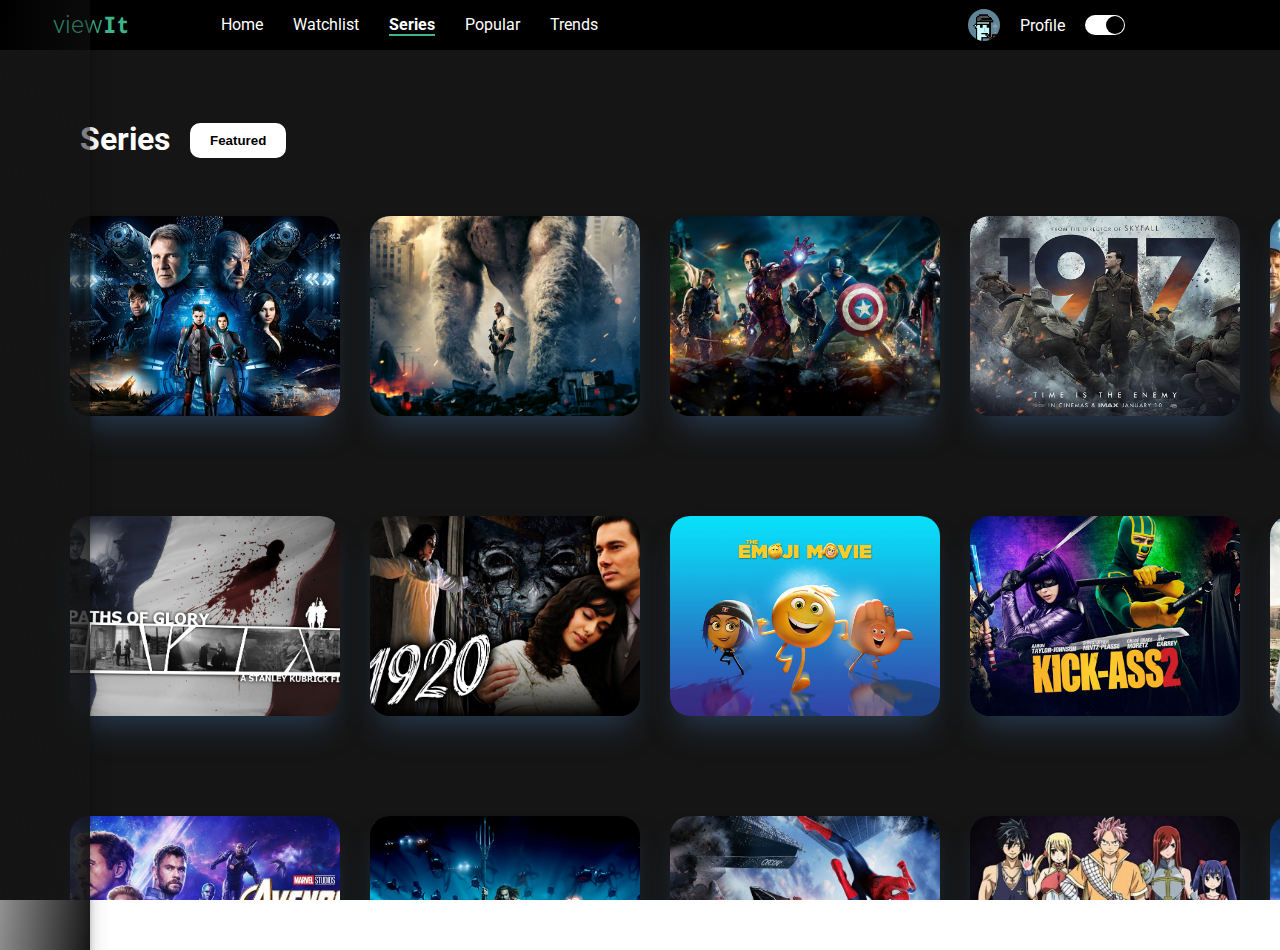
<file: series.html>
<!DOCTYPE html>
<html lang="en">
<head>
    <meta charset="UTF-8">
    <meta http-equiv="X-UA-Compatible" content="IE=edge">
    <meta name="viewport" content="width=device-width, initial-scale=1.0">
    <link rel="icon" href="img/movieFavicon.png">
    <link rel="stylesheet" type="text/css" href="style.css">
    <link href="https://fonts.googleapis.com/css2?family=Roboto:ital,wght@0,100;0,300;0,400;0,500;0,700;1,300&family=Sen:wght@400;700;800&display=swap" rel="stylesheet">
    <link rel="stylesheet" href="https://pro.fontawesome.com/releases/v5.10.0/css/all.css" integrity="sha384-AYmEC3Yw5cVb3ZcuHtOA93w35dYTsvhLPVnYs9eStHfGJvOvKxVfELGroGkvsg+p" crossorigin="anonymous"/>

    <title>Movies</title>
</head>
<body>

    <nav class="navbar">
        <div class="navbar-container">
            <div class="logo-container">
                <h1 class="logo">
                    <a href="index.html" class="logo-link"><span class="logo-first-word"><i class="fa fa-film" id="logo" aria-hidden="true"></i>view</span>It</a>
                </h1>
            </div>
            <div class="menu-container">
                <ul class="menu-list">
                    <a href="index.html" class="menu-link"><li class="menu-list-items" onclick="setActiveLink(this)">Home</li></a>
                    <a href="watchlist.html" class="menu-link"><li class="menu-list-items" onclick="setActiveLink(this)">Watchlist</li></a>
                    <a href="series.html" class="menu-link"><li class="menu-list-items active-nav-link" onclick="setActiveLink(this)">Series</li></a>
                    <a href="popular.html" class="menu-link"><li class="menu-list-items" onclick="setActiveLink(this)">Popular</li></a>
                    <a href="trends.html" class="menu-link"><li class="menu-list-items" onclick="setActiveLink(this)">Trends</li></a>
                </ul>
            </div>
            <div class="profile-container">
                <img src="./img/nft-img.jpg" alt="(NFT) animated male smoking tobacco pipe" class="profile-picture">
                <div class="profile-text-container">
                    <span class="profile-text">Profile</span>
                    <i class="fas fa-caret-down"></i>
                </div>
                <div class="toggle">
                    <i class="fas fa-moon toggle-icon"></i>
                    <i class="fas fa-sun toggle-icon"></i>
                    <div class="toggle-node"></div>
                </div>
            </div>
        </div>
    </nav>

    <!-- Side bar begins-->
    <aside class="sidebar">
        <a href="search.html" class="side-link"><i class="fas fa-search sidebar-icons"></i></a>
        <a href="index.html" class="side-link"><i class="fas fa-home sidebar-icons"></i></a>
        <a href="watchlist.html" class="side-link"><i class="fa fa-plus-circle sidebar-icons" aria-hidden="true"></i></a>
        <a href="series.html" class="side-link"><i class="fas fa-tv sidebar-icons"></i></a>
        <a href="popular.html" class="side-link"><i class="fas fa-users sidebar-icons"></i></a>
        <a href="trends.html" class="side-link"><i class="fas fa-poll sidebar-icons"></i></a>
        <a href="purchase.html" class="side-link"><i class="fas fa-shopping-cart sidebar-icons"></i></a>
    </aside> <!-- Side bar ends-->

    <main class="series-container container">
        <div class="content-container">
            <div class="movie-list-container">
                <div class="series-btn-header-container">
                    <h1 id="series-movie-list-title" class="movie-list-title">Series</h1>
                    <button class="series-btn">Featured <i class="fas fa-caret-down"></i></button>
                </div>
                <div class="movie-list-wrapper">
                    <div class="movie-list">
                        <div class="movie-list-item">
                            <img src="img/7.jpg" alt="middle aged white male (Joaquin Phoenix) wearing red jacket.  He has green eyes and a mustache" class="movie-list-item-img">
                        </div>
                        <div class="movie-list-item">
                            <img src="img/6.jpg" alt="middle aged white male (Joaquin Phoenix) wearing red jacket.  He has green eyes and a mustache" class="movie-list-item-img">
                        </div>
                        <div class="movie-list-item">
                            <img src="img/5.jpg" alt="middle aged white male (Joaquin Phoenix) wearing red jacket.  He has green eyes and a mustache" class="movie-list-item-img">
                        </div>
                        <div class="movie-list-item">
                            <img src="img/4.jpg" alt="middle aged white male (Joaquin Phoenix) wearing red jacket.  He has green eyes and a mustache" class="movie-list-item-img">
                        </div>
                        <div class="movie-list-item">
                            <img src="img/3.jpg" alt="middle aged white male (Joaquin Phoenix) wearing red jacket.  He has green eyes and a mustache" class="movie-list-item-img">
                        </div>
                        <div class="movie-list-item">
                            <img src="img/2.jpeg" alt="middle aged white male (Joaquin Phoenix) wearing red jacket.  He has green eyes and a mustache" class="movie-list-item-img">
                        </div>
                        <div class="movie-list-item">
                            <img src="img/1.jpeg" alt="middle aged white male (Joaquin Phoenix) wearing red jacket.  He has green eyes and a mustache" class="movie-list-item-img">
                        </div>
                    </div>
                    <i class="fas fa-chevron-right arrow"></i>
                </div>
             </div> <!-- movie list container end -->

             <div class="movie-list-container">
                <div class="movie-list-wrapper">
                    <div class="movie-list">
                        <div class="movie-list-item">
                            <img src="img/14.jpg" alt="middle aged white male (Joaquin Phoenix) wearing red jacket.  He has green eyes and a mustache" class="movie-list-item-img">
                        </div>
                        <div class="movie-list-item">
                            <img src="img/13.jpg" alt="middle aged white male (Joaquin Phoenix) wearing red jacket.  He has green eyes and a mustache" class="movie-list-item-img">
                        </div>
                        <div class="movie-list-item">
                            <img src="img/12.jpg" alt="middle aged white male (Joaquin Phoenix) wearing red jacket.  He has green eyes and a mustache" class="movie-list-item-img">
                        </div>
                        <div class="movie-list-item">
                            <img src="img/11.jpg" alt="middle aged white male (Joaquin Phoenix) wearing red jacket.  He has green eyes and a mustache" class="movie-list-item-img">
                        </div>
                        <div class="movie-list-item">
                            <img src="img/10.jpg" alt="middle aged white male (Joaquin Phoenix) wearing red jacket.  He has green eyes and a mustache" class="movie-list-item-img">
                        </div>
                        <div class="movie-list-item">
                            <img src="img/9.jpg" alt="middle aged white male (Joaquin Phoenix) wearing red jacket.  He has green eyes and a mustache" class="movie-list-item-img">
                        </div>
                        <div class="movie-list-item">
                            <img src="img/8.jpg" alt="middle aged white male (Joaquin Phoenix) wearing red jacket.  He has green eyes and a mustache" class="movie-list-item-img">
                        </div>
                    </div>
                    <i class="fas fa-chevron-right arrow"></i>
                </div>
             </div> <!-- movie list container end -->

             <div class="movie-list-container">
                <div class="movie-list-wrapper">
                    <div class="movie-list">
                        <div class="movie-list-item">
                            <img src="img/26.jpeg" alt="middle aged white male (Joaquin Phoenix) wearing red jacket.  He has green eyes and a mustache" class="movie-list-item-img">
                        </div>
                        <div class="movie-list-item">
                            <img src="img/17.jpg" alt="middle aged white male (Joaquin Phoenix) wearing red jacket.  He has green eyes and a mustache" class="movie-list-item-img">
                        </div>
                        <div class="movie-list-item">
                            <img src="img/19.jpg" alt="middle aged white male (Joaquin Phoenix) wearing red jacket.  He has green eyes and a mustache" class="movie-list-item-img">
                        </div>
                        <div class="movie-list-item">
                            <img src="img/18.jpg" alt="middle aged white male (Joaquin Phoenix) wearing red jacket.  He has green eyes and a mustache" class="movie-list-item-img">
                        </div>
                        <div class="movie-list-item">
                            <img src="img/23.jpeg" alt="middle aged white male (Joaquin Phoenix) wearing red jacket.  He has green eyes and a mustache" class="movie-list-item-img">
                        </div>
                        <div class="movie-list-item">
                            <img src="img/16.jpg" alt="middle aged white male (Joaquin Phoenix) wearing red jacket.  He has green eyes and a mustache" class="movie-list-item-img">
                        </div>
                        <div class="movie-list-item">
                            <img src="img/15.jpg" alt="middle aged white male (Joaquin Phoenix) wearing red jacket.  He has green eyes and a mustache" class="movie-list-item-img">
                        </div>
                    </div>
                    <i class="fas fa-chevron-right arrow"></i>
                </div>
             </div> <!-- movie list container end -->

             <div class="movie-list-container">
                <div class="movie-list-wrapper">
                    <div class="movie-list">
                        <div class="movie-list-item">
                            <img src="img/28.jpeg" alt="middle aged white male (Joaquin Phoenix) wearing red jacket.  He has green eyes and a mustache" class="movie-list-item-img">
                        </div>
                        <div class="movie-list-item">
                            <img src="img/29.jpeg" alt="middle aged white male (Joaquin Phoenix) wearing red jacket.  He has green eyes and a mustache" class="movie-list-item-img">
                        </div>
                        <div class="movie-list-item">
                            <img src="img/21.jpeg" alt="middle aged white male (Joaquin Phoenix) wearing red jacket.  He has green eyes and a mustache" class="movie-list-item-img">
                        </div>
                        <div class="movie-list-item">
                            <img src="img/24.jpeg" alt="middle aged white male (Joaquin Phoenix) wearing red jacket.  He has green eyes and a mustache" class="movie-list-item-img">
                        </div>
                        <div class="movie-list-item">
                            <img src="img/27.jpeg" alt="middle aged white male (Joaquin Phoenix) wearing red jacket.  He has green eyes and a mustache" class="movie-list-item-img">
                        </div>
                        <div class="movie-list-item">
                            <img src="img/20.jpeg" alt="middle aged white male (Joaquin Phoenix) wearing red jacket.  He has green eyes and a mustache" class="movie-list-item-img">
                        </div>
                        <div class="movie-list-item">
                            <img src="img/25.jpeg" alt="middle aged white male (Joaquin Phoenix) wearing red jacket.  He has green eyes and a mustache" class="movie-list-item-img">
                        </div>
                    </div>
                    <i class="fas fa-chevron-right arrow"></i>
                </div>
             </div> <!-- movie list container end -->


        </div>
    </main>





<!-- ===========Script for JS=============== -->
    <script src="script.js"></script>
</body>
</html>
</file>
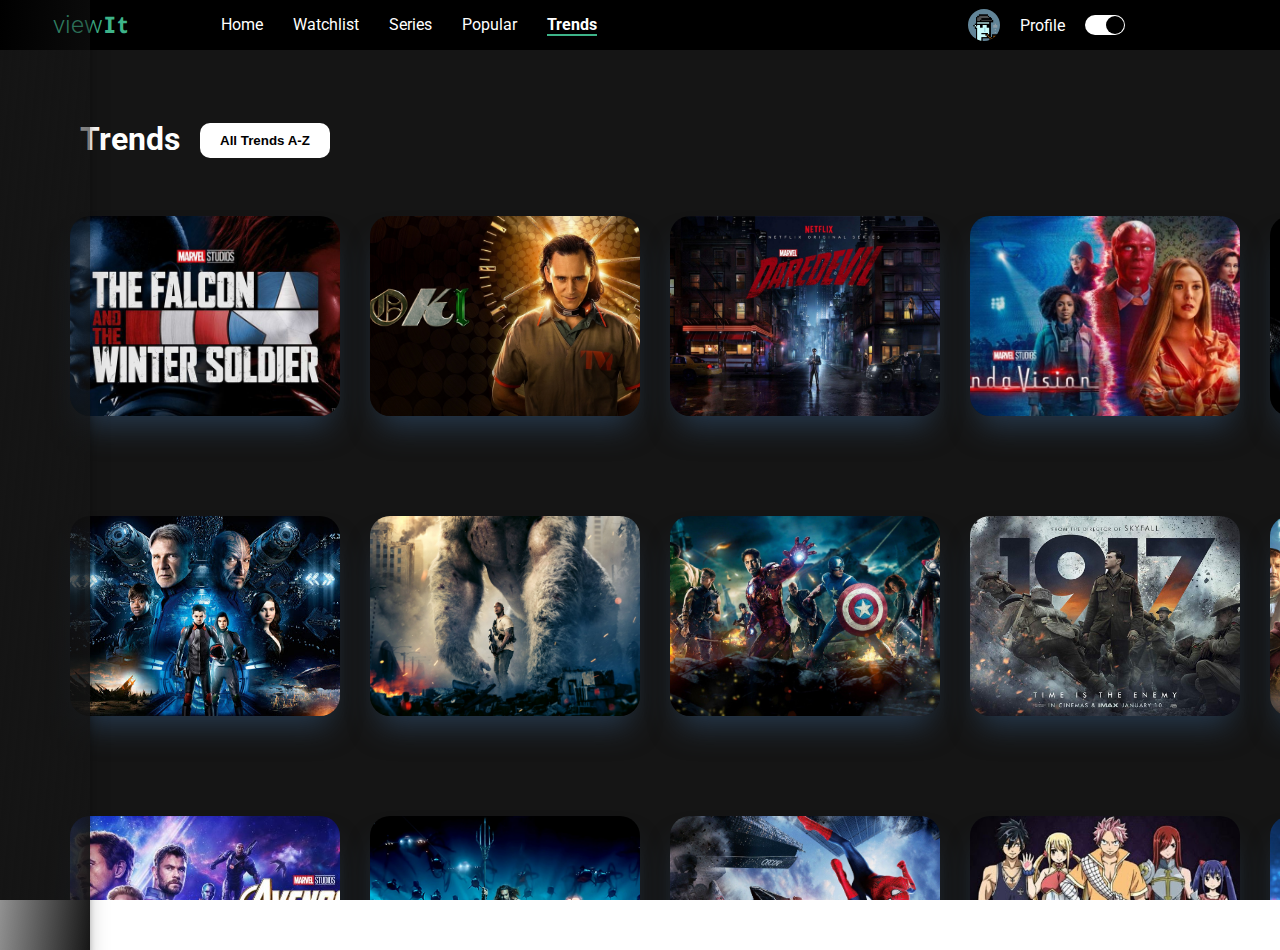
<file: trends.html>
<!DOCTYPE html>
<html lang="en">
<head>
    <meta charset="UTF-8">
    <meta http-equiv="X-UA-Compatible" content="IE=edge">
    <meta name="viewport" content="width=device-width, initial-scale=1.0">
    <link rel="icon" href="img/movieFavicon.png">
    <link rel="stylesheet" type="text/css" href="style.css">
    <link href="https://fonts.googleapis.com/css2?family=Roboto:ital,wght@0,100;0,300;0,400;0,500;0,700;1,300&family=Sen:wght@400;700;800&display=swap" rel="stylesheet">
    <link rel="stylesheet" href="https://pro.fontawesome.com/releases/v5.10.0/css/all.css" integrity="sha384-AYmEC3Yw5cVb3ZcuHtOA93w35dYTsvhLPVnYs9eStHfGJvOvKxVfELGroGkvsg+p" crossorigin="anonymous"/>

    <title>Movies</title>
</head>
<body>

    <nav class="navbar">
        <div class="navbar-container">
            <div class="logo-container">
                <h1 class="logo">
                    <a href="index.html" class="logo-link"><span class="logo-first-word"><i class="fa fa-film" id="logo" aria-hidden="true"></i>view</span>It</a>
                </h1>
            </div>
            <div class="menu-container">
                <ul class="menu-list">
                    <a href="index.html" class="menu-link"><li class="menu-list-items" onclick="setActiveLink(this)">Home</li></a>
                    <a href="watchlist.html" class="menu-link"><li class="menu-list-items" onclick="setActiveLink(this)">Watchlist</li></a>
                    <a href="series.html" class="menu-link"><li class="menu-list-items" onclick="setActiveLink(this)">Series</li></a>
                    <a href="popular.html" class="menu-link"><li class="menu-list-items" onclick="setActiveLink(this)">Popular</li></a>
                    <a href="trends.html" class="menu-link"><li class="menu-list-items active-nav-link" onclick="setActiveLink(this)">Trends</li></a>
                </ul>
            </div>
            <div class="profile-container">
                <img src="./img/nft-img.jpg" alt="(NFT) animated male smoking tobacco pipe" class="profile-picture">
                <div class="profile-text-container">
                    <span class="profile-text">Profile</span>
                    <i class="fas fa-caret-down"></i>
                </div>
                <div class="toggle">
                    <i class="fas fa-moon toggle-icon"></i>
                    <i class="fas fa-sun toggle-icon"></i>
                    <div class="toggle-node"></div>
                </div>
            </div>
        </div>
    </nav>

    <!-- Side bar begins-->
    <aside class="sidebar">
        <a href="search.html" class="side-link"><i class="fas fa-search sidebar-icons"></i></a>
        <a href="index.html" class="side-link"><i class="fas fa-home sidebar-icons"></i></a>
        <a href="watchlist.html" class="side-link"><i class="fa fa-plus-circle sidebar-icons" aria-hidden="true"></i></a>
        <a href="series.html" class="side-link"><i class="fas fa-tv sidebar-icons"></i></a>
        <a href="popular.html" class="side-link"><i class="fas fa-users sidebar-icons"></i></a>
        <a href="trends.html" class="side-link"><i class="fas fa-poll sidebar-icons"></i></a>
        <a href="purchase.html" class="side-link"><i class="fas fa-shopping-cart sidebar-icons"></i></a>
    </aside> <!-- Side bar ends-->

    <main class="series-container container">
        <div class="content-container">
            <div class="movie-list-container">
                <div class="series-btn-header-container">
                    <h1 id="series-movie-list-title" class="movie-list-title">Trends</h1>
                    <button class="series-btn">All Trends A-Z <i class="fas fa-caret-down"></i></button>
                </div>
                <div class="movie-list-wrapper">
                    <div class="movie-list">
                        <div class="movie-list-item">
                            <img src="img/28.jpeg" alt="middle aged white male (Joaquin Phoenix) wearing red jacket.  He has green eyes and a mustache" class="movie-list-item-img">
                        </div>
                        <div class="movie-list-item">
                            <img src="img/29.jpeg" alt="middle aged white male (Joaquin Phoenix) wearing red jacket.  He has green eyes and a mustache" class="movie-list-item-img">
                        </div>
                        <div class="movie-list-item">
                            <img src="img/21.jpeg" alt="middle aged white male (Joaquin Phoenix) wearing red jacket.  He has green eyes and a mustache" class="movie-list-item-img">
                        </div>
                        <div class="movie-list-item">
                            <img src="img/24.jpeg" alt="middle aged white male (Joaquin Phoenix) wearing red jacket.  He has green eyes and a mustache" class="movie-list-item-img">
                        </div>
                        <div class="movie-list-item">
                            <img src="img/27.jpeg" alt="middle aged white male (Joaquin Phoenix) wearing red jacket.  He has green eyes and a mustache" class="movie-list-item-img">
                        </div>
                        <div class="movie-list-item">
                            <img src="img/20.jpeg" alt="middle aged white male (Joaquin Phoenix) wearing red jacket.  He has green eyes and a mustache" class="movie-list-item-img">
                        </div>
                        <div class="movie-list-item">
                            <img src="img/25.jpeg" alt="middle aged white male (Joaquin Phoenix) wearing red jacket.  He has green eyes and a mustache" class="movie-list-item-img">
                        </div>
                    </div>
                    <i class="fas fa-chevron-right arrow"></i>
                </div>
             </div> <!-- movie list container end -->

             <div class="movie-list-container">
                <div class="movie-list-wrapper">
                    <div class="movie-list">
                        <div class="movie-list-item">
                            <img src="img/7.jpg" alt="middle aged white male (Joaquin Phoenix) wearing red jacket.  He has green eyes and a mustache" class="movie-list-item-img">
                        </div>
                        <div class="movie-list-item">
                            <img src="img/6.jpg" alt="middle aged white male (Joaquin Phoenix) wearing red jacket.  He has green eyes and a mustache" class="movie-list-item-img">
                        </div>
                        <div class="movie-list-item">
                            <img src="img/5.jpg" alt="middle aged white male (Joaquin Phoenix) wearing red jacket.  He has green eyes and a mustache" class="movie-list-item-img">
                        </div>
                        <div class="movie-list-item">
                            <img src="img/4.jpg" alt="middle aged white male (Joaquin Phoenix) wearing red jacket.  He has green eyes and a mustache" class="movie-list-item-img">
                        </div>
                        <div class="movie-list-item">
                            <img src="img/3.jpg" alt="middle aged white male (Joaquin Phoenix) wearing red jacket.  He has green eyes and a mustache" class="movie-list-item-img">
                        </div>
                        <div class="movie-list-item">
                            <img src="img/2.jpeg" alt="middle aged white male (Joaquin Phoenix) wearing red jacket.  He has green eyes and a mustache" class="movie-list-item-img">
                        </div>
                        <div class="movie-list-item">
                            <img src="img/1.jpeg" alt="middle aged white male (Joaquin Phoenix) wearing red jacket.  He has green eyes and a mustache" class="movie-list-item-img">
                        </div>
                    </div>
                    <i class="fas fa-chevron-right arrow"></i>
                </div>
             </div> <!-- movie list container end -->

             <div class="movie-list-container">
                <div class="movie-list-wrapper">
                    <div class="movie-list">
                        <div class="movie-list-item">
                            <img src="img/26.jpeg" alt="middle aged white male (Joaquin Phoenix) wearing red jacket.  He has green eyes and a mustache" class="movie-list-item-img">
                        </div>
                        <div class="movie-list-item">
                            <img src="img/17.jpg" alt="middle aged white male (Joaquin Phoenix) wearing red jacket.  He has green eyes and a mustache" class="movie-list-item-img">
                        </div>
                        <div class="movie-list-item">
                            <img src="img/19.jpg" alt="middle aged white male (Joaquin Phoenix) wearing red jacket.  He has green eyes and a mustache" class="movie-list-item-img">
                        </div>
                        <div class="movie-list-item">
                            <img src="img/18.jpg" alt="middle aged white male (Joaquin Phoenix) wearing red jacket.  He has green eyes and a mustache" class="movie-list-item-img">
                        </div>
                        <div class="movie-list-item">
                            <img src="img/23.jpeg" alt="middle aged white male (Joaquin Phoenix) wearing red jacket.  He has green eyes and a mustache" class="movie-list-item-img">
                        </div>
                        <div class="movie-list-item">
                            <img src="img/16.jpg" alt="middle aged white male (Joaquin Phoenix) wearing red jacket.  He has green eyes and a mustache" class="movie-list-item-img">
                        </div>
                        <div class="movie-list-item">
                            <img src="img/15.jpg" alt="middle aged white male (Joaquin Phoenix) wearing red jacket.  He has green eyes and a mustache" class="movie-list-item-img">
                        </div>
                    </div>
                    <i class="fas fa-chevron-right arrow"></i>
                </div>
             </div> <!-- movie list container end -->

             <div class="movie-list-container">
                <div class="movie-list-wrapper">
                    <div class="movie-list">
                        <div class="movie-list-item">
                            <img src="img/14.jpg" alt="middle aged white male (Joaquin Phoenix) wearing red jacket.  He has green eyes and a mustache" class="movie-list-item-img">
                        </div>
                        <div class="movie-list-item">
                            <img src="img/13.jpg" alt="middle aged white male (Joaquin Phoenix) wearing red jacket.  He has green eyes and a mustache" class="movie-list-item-img">
                        </div>
                        <div class="movie-list-item">
                            <img src="img/12.jpg" alt="middle aged white male (Joaquin Phoenix) wearing red jacket.  He has green eyes and a mustache" class="movie-list-item-img">
                        </div>
                        <div class="movie-list-item">
                            <img src="img/11.jpg" alt="middle aged white male (Joaquin Phoenix) wearing red jacket.  He has green eyes and a mustache" class="movie-list-item-img">
                        </div>
                        <div class="movie-list-item">
                            <img src="img/10.jpg" alt="middle aged white male (Joaquin Phoenix) wearing red jacket.  He has green eyes and a mustache" class="movie-list-item-img">
                        </div>
                        <div class="movie-list-item">
                            <img src="img/9.jpg" alt="middle aged white male (Joaquin Phoenix) wearing red jacket.  He has green eyes and a mustache" class="movie-list-item-img">
                        </div>
                        <div class="movie-list-item">
                            <img src="img/8.jpg" alt="middle aged white male (Joaquin Phoenix) wearing red jacket.  He has green eyes and a mustache" class="movie-list-item-img">
                        </div>
                    </div>
                    <i class="fas fa-chevron-right arrow"></i>
                </div>
             </div> <!-- movie list container end -->


        </div>
    </main>





<!-- ===========Script for JS=============== -->
    <script src="script.js"></script>
</body>
</html>
</file>
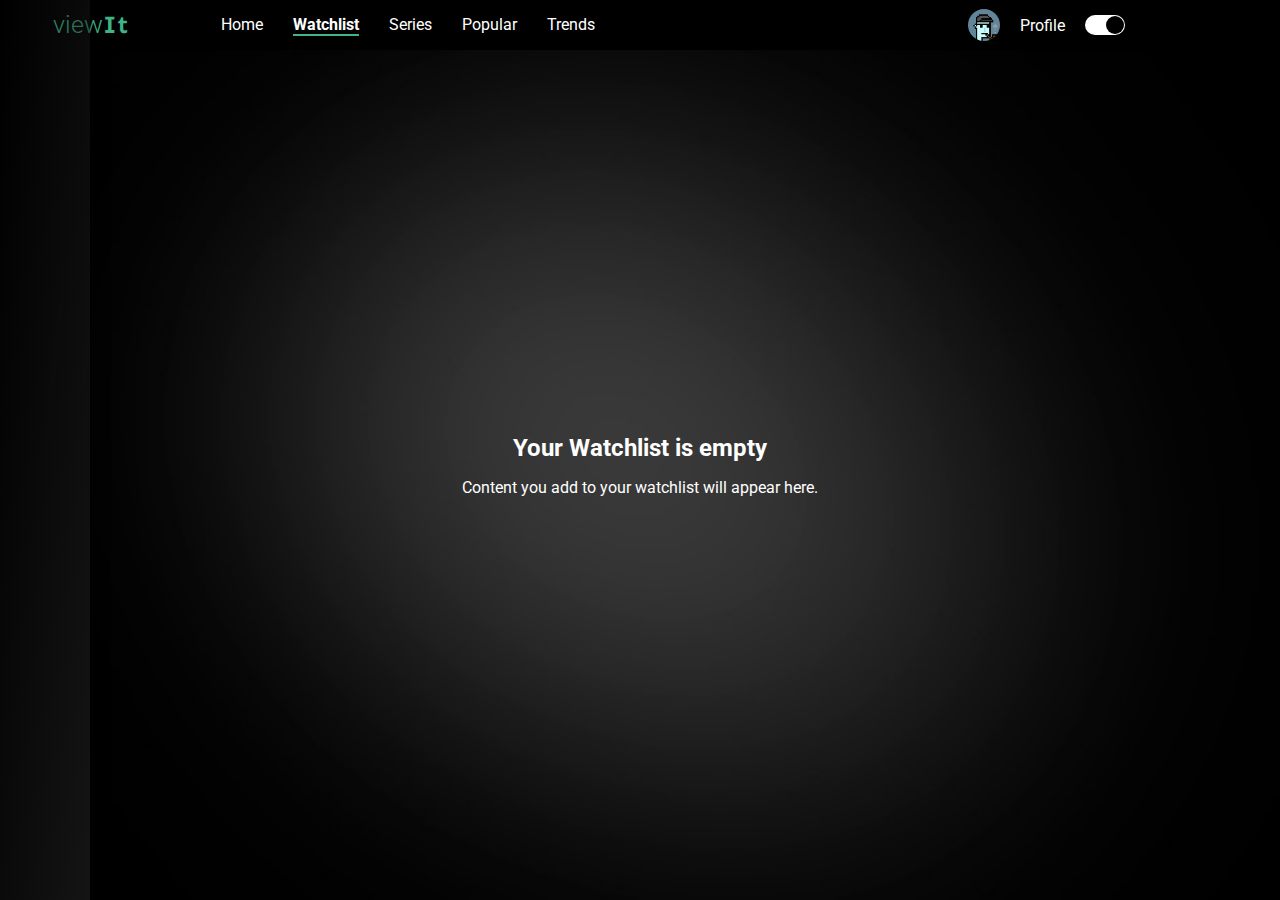
<file: watchlist.html>
<!DOCTYPE html>
<html lang="en">
<head>
    <meta charset="UTF-8">
    <meta http-equiv="X-UA-Compatible" content="IE=edge">
    <meta name="viewport" content="width=device-width, initial-scale=1.0">
    <link rel="icon" href="img/movieFavicon.png">
    <link rel="stylesheet" type="text/css" href="style.css">
    <link href="https://fonts.googleapis.com/css2?family=Roboto:ital,wght@0,100;0,300;0,400;0,500;0,700;1,300&family=Sen:wght@400;700;800&display=swap" rel="stylesheet">
    <link rel="stylesheet" href="https://pro.fontawesome.com/releases/v5.10.0/css/all.css" integrity="sha384-AYmEC3Yw5cVb3ZcuHtOA93w35dYTsvhLPVnYs9eStHfGJvOvKxVfELGroGkvsg+p" crossorigin="anonymous"/>

    <title>Movies</title>
</head>
<body>

    <nav class="navbar">
        <div class="navbar-container">
            <div class="logo-container">
                <h1 class="logo">
                    <a href="index.html" class="logo-link"><span class="logo-first-word"><i class="fa fa-film" id="logo" aria-hidden="true"></i>view</span>It</a>
                </h1>
            </div>
            <div class="menu-container">
                <ul class="menu-list">
                    <a href="index.html" class="menu-link"><li class="menu-list-items" onclick="setActiveLink(this)">Home</li></a>
                    <a href="watchlist.html" class="menu-link"><li class="menu-list-items active-nav-link" onclick="setActiveLink(this)">Watchlist</li></a>
                    <a href="series.html" class="menu-link"><li class="menu-list-items" onclick="setActiveLink(this)">Series</li></a>
                    <a href="popular.html" class="menu-link"><li class="menu-list-items" onclick="setActiveLink(this)">Popular</li></a>
                    <a href="trends.html" class="menu-link"><li class="menu-list-items" onclick="setActiveLink(this)">Trends</li></a>
                </ul>
            </div>
            <div class="profile-container">
                <img src="./img/nft-img.jpg" alt="(NFT) animated male smoking tobacco pipe" class="profile-picture">
                <div class="profile-text-container">
                    <span class="profile-text">Profile</span>
                    <i class="fas fa-caret-down"></i>
                </div>
                <div class="toggle">
                    <i class="fas fa-moon toggle-icon"></i>
                    <i class="fas fa-sun toggle-icon"></i>
                    <div class="toggle-node"></div>
                </div>
            </div>
        </div>
    </nav>

    <!-- Side bar begins-->
    <aside class="sidebar">
        <a href="search.html" class="side-link"><i class="fas fa-search sidebar-icons"></i></a>
        <a href="index.html" class="side-link"><i class="fas fa-home sidebar-icons"></i></a>
        <a href="watchlist.html" class="side-link"><i class="fa fa-plus-circle sidebar-icons" aria-hidden="true"></i></a>
        <a href="series.html" class="side-link"><i class="fas fa-tv sidebar-icons"></i></a>
        <a href="popular.html" class="side-link"><i class="fas fa-users sidebar-icons"></i></a>
        <a href="trends.html" class="side-link"><i class="fas fa-poll sidebar-icons"></i></a>
        <a href="purchase.html" class="side-link"><i class="fas fa-shopping-cart sidebar-icons"></i></a>
    </aside> <!-- Side bar ends-->

    <main class="watchlist-container container">
        <div class="watchlist-content-container">
            <i class="fa fa-plus-circle watchlist-plus" aria-hidden="true"></i>
            <h2 class="watchlist-header">Your Watchlist is empty</h2>
            <p class="watchlist-paragraph">Content you add to your watchlist will appear here.</p>
        </div>
    </main>





<!-- ===========Script for JS=============== -->
    <script src="script.js"></script>
</body>
</html>
</file>
<file: style.css>
/* font-family: 'Roboto', sans-serif;
font-family: 'Sen', sans-serif; */
/* btn: background-color: #3EB489;
btn:hover background-color: #4dc99b; */

/* reset */
* {
    margin: 0;
}
/* prevent white border bounce on page scroll */
html {
    overflow: hidden;
    height: 100%;
}

body {
    overflow: auto;
    height: 100%;
}

/* styles */

body {
    font-family: 'Roboto', sans-serif;
}

.navbar-container {
    display: flex;
    align-items: center;
    padding: 0 50px;
    height: 100%;
    color: white;
    
}

.navbar {
    width: 100%;
    height: 50px;
    background-color: black;
    position: fixed;
    z-index: 10;
    
}

.logo-container {
   flex: 1; 
}

.logo {
    font-family: 'Sen', sans-serif;
    font-size: 25px;
    color: #3EB489;
    transition: all 0.2s ease-in-out;
    cursor: pointer;
}

#logo  {
    display: inherit;
    padding-right: 2px;
    
}

.logo:hover {
    color: #4dc99b;
}

.logo-first-word {
    font-family: 'Roboto', sans-serif;
    font-weight: 300;
    padding-left: 1px;
}

.logo-link, .logo-link:active, .logo-link:visited, .logo-link:visited {
 text-decoration: none;   
 color:#3EB489;
}
.logo-link:hover {
    color: #4dc99b;;
}

.menu-container {
    flex: 6; 
 }

 .menu-list {
    display: flex;
    list-style: none;
 }

 .menu-list-items {
     margin-right: 30px;
     font-weight: 400;
     cursor: pointer;
     transition: all 0.2s ease-in-out;
 }

 .menu-list-items:hover {
     border-bottom: 2.2px solid #3EB489;
     font-weight: bold;
 }

.active-nav-link {
    border-bottom: 2.2px solid #3EB489;
    font-weight: bold;
 }

 .menu-link, .side-link {
     text-decoration:none;
     color:white;
 }

 .menu-link:link, .menu-link:visited, .menu-link:hover, .menu-link:active,
 .side-link:link, .side-link:visited, .side-link:hover, .side-link:active {
     text-decoration: none;
 }
 
 .profile-container {
    flex: 2;
    display: flex;
    align-items: center;
 }

 .profile-text-container {
     margin: 0 20px;
 }


 .profile-picture {
     width: 32px;
     border-radius: 50%;
     object-fit: cover;
 }

 .toggle {
  width: 40px;
  height: 20px;
  background-color: white;
  border-radius: 30px;
  display: flex;
  justify-content: space-around;
  align-items: center;
  position:relative;
 }

 .toggle-icon {
     color: goldenrod;
 }

 .toggle-node {
     width: 18px;
     height: 18px;
     background-color: black;
     position: absolute;
     right:1px;
     border-radius: 50%;
     transition: all 1s ease-in-out;
     cursor: pointer;
 }

.sidebar {
    width: 50px;
    height: 100%;
    background-color: black;
    position: fixed;
    top: 0;
    display: flex;
    flex-direction: column;
    align-items: center;
    padding-top: 60px;
    z-index: 10;
    transition: all .5s ease-in-out;
}

.sidebar:hover {
    width: 90px;
    background: linear-gradient(to right bottom, rgba(0,0,0,0), #151515);
    box-shadow: rgba(0, 0, 0, 0.19) 0px 10px 20px, rgba(0, 0, 0, 0.23) 0px 6px 6px; 
}

.sidebar-icons {
    color: white;
    font-size: 20px;
    margin-bottom: 40px;
    cursor: pointer;
}

.container {
    background-color: #151515;
    height: 100vh;
    color: white;
    overflow-y: scroll;
    overflow-x: hidden;
}

.content-container {
    margin-left: 50px; 
}

.featured-content {
    height: 50vh;
    padding: 50px;
}

.featured-title {
    width: 200px
}

.featured-description {
    width: 500px;
    color: lightgray;
    margin: 30px 0;
}

.featured-btn {
    background-color: #3EB489;
    color: white;
    padding: 10px 20px;
    border-radius: 10px;
    border: none;
    outline: none;
    font-weight: bold;
    cursor: pointer;
}

.featured-btn:hover {
    background-color: #4dc99b;
}

.movie-list-container {
    padding: 0 20px;
}

.movie-list-wrapper {
    position: relative;
    
}

.movie-list {
    display: flex;
    height: 300px;
    align-items: center;
    transform: translateX(0);
    transition: all 1s ease-in-out;
}

.movie-list-item {
    margin-right: 30px;
    position: relative;
    cursor: pointer;
    
}

img.movie-list-item-img {
    box-shadow: rgb(38, 57, 77) 0px 20px 30px -10px;
}

.movie-list-item-img {
    width: 270px;
    height: 200px;
    object-fit: cover;
    transition: all 1s ease-in-out;
    border-radius: 20px;
}

.movie-list-item:hover .movie-list-item-img{
    transform: scale(1.2);
    margin: 0 30px;
    opacity: 0.5;
}

.movie-list-item:hover .movie-list-item-title,
.movie-list-item:hover .movie-list-item-description,
.movie-list-item:hover .movie-list-item-btn {
    opacity: 1;
}

.movie-list-item-title {
    background-color: #333;
    padding: 5px 10px;
    font-size: 25px;
    font-weight: bold;
    position: absolute;
    top: 10%;
    left: 50px;
    opacity: 0;
    transition: all 1s ease-in-out;
    background: linear-gradient(to left bottom, rgba(0,0,0,0), #151515);
    border-radius: 10px;
}

.movie-list-item-description {
    background-color: #333;
    padding: 10px;
    font-size: 14px;
    position: absolute;
    top: 30%;
    left: 50px;
    opacity: 0;
    width: 230px;
    transition: all 1s ease-in-out;
    background: linear-gradient(to left bottom, rgba(0,0,0,0), #151515);
    border-radius: 10px;
}

.movie-list-item-btn {
    padding: 10px;
    background-color: #3EB489;
    color: white;
    border-radius: 10px;
    border: none;
    outline: none;
    cursor: pointer;
    position: absolute;
    bottom: 20px;
    left: 50px;
    opacity: 0;
    transition: all 1s ease-in-out;
}

.movie-list-item-btn:hover {
    background-color: #4dc99b;
}

.arrow {
    font-size: 120px;
    position: absolute;
    top: 90px;
    right: 0;
    color: lightgray;
    opacity: 0.5;
    cursor: pointer;
}

.arrow:hover {
    opacity: 90%;
}

.series-btn-header-container {
    margin: 10px;
}

/* ======light mode========= */

.container.active {
    background-color: white;
}

.movie-list-title.active {
    color: black;
}

.navbar-container.active {
    background-color: white;
    color: black
}

.sidebar.active {
    background-color: white;
    color: black;
}

.sidebar-icons.active {
    color: black !important;
}

.sidebar.active:hover {
    width: 90px;
    background: linear-gradient(to right bottom, rgba(243, 240, 240, 0), #f8f8f8); 
    box-shadow: rgba(0, 0, 0, 0.19) 0px 10px 20px, rgba(0, 0, 0, 0.23) 0px 6px 6px;
}

.toggle.active {
    background-color: black;
}

.toggle-node.active{
    background-color: white;
    transform: translateX(-20px);
}

.menu-link.active {
    color:black;
}

.watchlist-container.active {
    background: url(img/white-gradient-background.jpeg);
    background-repeat: no-repeat;
    background-size: cover;
    background-position: center;
    display: flex;
    flex-direction: column;
    justify-content: center;
    align-items: center;
    text-align: center;
}

.watchlist-plus.active {
    color: black;
    opacity: 0.5;
}

.watchlist-header.active {
    color:black;
}

.watchlist-paragraph.active {
    color: black;
}

#series-movie-list-title.active {
    color:black;
}

.series-btn.active {
    color:white;
    background-color: black;
}

#search-title {
    color: white;
    margin-top: 60px;
}

/* ===================watchlist page=========== */

.watchlist-container {
    background: url(img/black-gradient.jpeg);
    background-repeat: no-repeat;
    background-size: cover;
    background-position: center;
    display: flex;
    flex-direction: column;
    justify-content: center;
    align-items: center;
    text-align: center;
}

.watchlist-plus {
    font-size: 80px;
    color: lightgray;
    opacity: 0.5;
    cursor: pointer;
    transition: all .5s ease-in-out;
    margin: bottom;
}

.watchlist-plus:hover {
    opacity: 90%;
}

.watchlist-header {
    margin-top: 30px;
    margin-bottom: 1rem;
}

/* ===========series page================ */

.series-container {
    margin-top: 50px;
}

#series-movie-list-title {
    margin-top: 60px;
}

.series-btn-header-container {
    display: flex;
    
}

.series-btn {
    background-color: white;
    align-self: end;
    margin-left: 20px;
    padding: 10px 20px;
    border-radius: 10px;
    border: none;
    outline: none;
    font-weight: bold;
    cursor: pointer;
}

/* ==============search page=============== */
#search-input {
    width: 75%;
    font-size: 30px;
    padding: 5px;
    outline: none;
    border: none;
    background: transparent;
    margin-left: -33px;
    border-bottom: 1px solid white;
    caret-color: white;
}

#search-input::placeholder { /* Chrome, Firefox, Opera, Safari 10.1+ */
    color: white;
    opacity: 55%; /* Firefox */
  }

  .search-feature {
      margin-bottom: -100px;;
  }

  .search-title {
      margin-top: 60px;
  }

  /* ===================watchlist page=========== */

.purchase-container {
    background: url(img/black-gradient.jpeg);
    background-repeat: no-repeat;
    background-size: cover;
    background-position: center;
    display: flex;
    flex-direction: column;
    justify-content: center;
    align-items: center;
    text-align: center;
}


.purchase-content-container {
    background-color: white;
    width: 600px;
    border-radius: 30px;
    color: black;
    display: flex;
    flex-direction: column;
    padding: 20px 80px;
    margin-top: 3rem;
}

.form-group {
    display: flex;
    flex-direction: column;
    justify-content: start;
}



.card-img {
    width: 120px;
}

.payment-header {
    margin-top: 50px;
    margin-bottom: 10px;
}

.payment {
    align-self: flex-start;
    padding-bottom: 8px;
    font-weight: bold;
    
}

.amount-placeholder {
    align-self: flex-start;
}

#PayButton {
    padding: 10px;
    border-radius: 8px;
    background-color: #3EB489;
    outline: none;
    border: none;
    cursor: pointer;
    color: white;
    font-weight: bold;
    margin-top: 22px;
}

#PayButton:hover {
    background-color: #4dc99b; 
}

#NameOnCard {
    padding: 8px;
    border-radius: 8px; 
    outline: none;
    border: 1px solid lightgray;
}

#ExpirationDate{
    padding: 8px;
    border-radius: 8px 0 0 8px; 
    border: 1px solid lightgray;
    
}

#SecurityCode {
    padding: 8px;
    border-radius: 0 8px 8px 0; 
    border: 1px solid lightgray;
}

#ZIPCode {
    padding: 8px;
    border-radius: 8px; 
    border: 1px solid lightgray;
}

.expr-security-container {
    display: flex;
    
}

.security-code-group, .expiration-date-group {
    flex: 1;
    position: relative;
}

.security-code-group, .zip-code-group {
    position: relative;
}



input:focus {
    outline: none;
}

#cvc {
    position: absolute;
    top: 53px;
    left: 272px;
    color: lightgray;
    cursor: pointer;
}

#zip-circle {
    top: 53px;
    bottom: 10px;
    left: 573px;
    position: absolute;
    color: lightgray;
    cursor: pointer;
}

#cvc:hover, #zip-circle:hover {
    color: rgb(126, 126, 126);
}

.label-m {
    margin-top: 10px;
    margin-bottom: 15px;
}

/* ==========Media Queries=============== */
@media only screen and (max-width: 380px){
    .menu-container {
        display: none;
    }
    .featured-content {
        background-size: cover;
    }
    .featured-description {
        width: 255px;
        line-height: 22px;
        text-align: justify;
        
    }
    .movie-list-title {
        margin-top: 30px 3px;
    }

    .movie-list-container {
        margin-top: 40px;
    }

    .featured-btn {
        width: 100%;
    }
    .featured-title {
        width: 250px;
    }

    .watchlist-paragraph {
        width: 300px;
        text-align: center;
    }

    .watchlist-container{
        padding-left: 25px;
    }
    
    .purchase-content-container {
        width: 123px;
    }

    .purchase-container {
        margin-left: 20px;
    }

    .amount-placeholder {
        align-self: center;
    }

    .expr-security-container {
        display: inline-block;
    }

    #search-input {
        width: 110%;
    }

    .series-movie-list-title {
        margin: 0;
    }
}

@media only screen and (max-width: 640px){
    .menu-container {
        display: none;
    }
    .featured-description {
        width: 345px;
        line-height: 22px;
        text-align: justify;
        
    }

    .featured-btn {
        width: 100%;
    }
    .featured-title {
        width: 250px;
        position: relative;
        
        
    }

    .watchlist-container{
        padding-left: 25px;
    }

    .purchase-content-container {
        width: 123px;
        height: 500px;
        overflow: scroll;
        
    }

    .series-btn-header-container{
        flex:wrap;
    }

    .amount-placeholder {
        align-self: center;
    }

    .expr-security-container {
        display: inline-block;
    }

    .movie-list-container {
        margin-top: 100px;
    }

    #cvc {
        left:100px
    }
    #zip-circle {
        left: 100px
    }

    .series-movie-list-title {
        margin: 0;
    }
    
}
</file>
